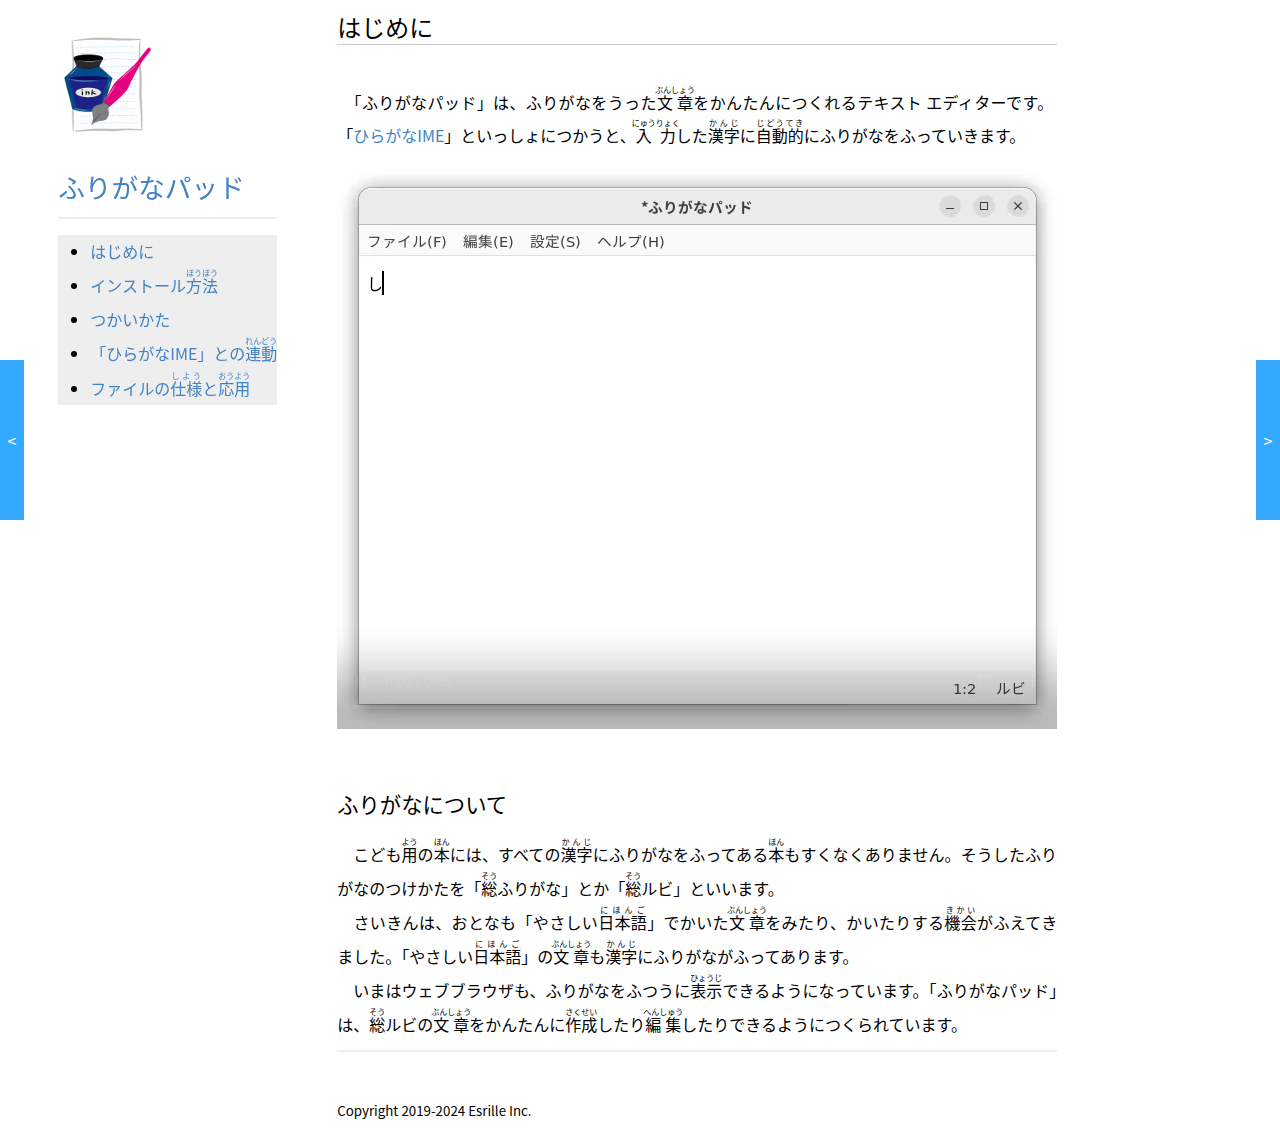
<file: docs/index.html>
<!doctype html>
<html lang='ja'>
<head>
<meta charset='UTF-8'>
<meta name='viewport' content='width=device-width, maximum-scale=1.0, user-scalable=yes'>
<title>はじめに ― ふりがなパッド</title>
<link href='icon.png' rel='icon'>
<link rel='stylesheet' type='text/css' href='default.css'>
<meta content='はじめに' name='description'>
<meta content='https://esrille.github.io/furiganapad/index.html' property='og:url'>
<meta content='はじめに ― ふりがなパッド' property='og:title'>
<meta content='はじめに' property='og:description'>
<meta content='https://esrille.github.io/ibus-hiragana/screenshot.png' property='og:image'>
<meta content='product' property='og:type'>
<meta content='summary_large_image' name='twitter:card'>
<meta content='@esrille' name='twitter:creator'>
<style>
aside a:hover {
  text-decoration: none;
}
.title {
  font-size: 20pt;
}
</style>
</head>
<body>
<div id='sidebar'>
<aside>
<a class='title' href='https://github.com/esrille/furiganapad'><img alt="アイコン" src="icon.png"><br>
ふりがなパッド</a>
<hr>
<ul>
<li><a href='index.html'>はじめに</a>
<li><a href='install.html'>インストール<ruby>方法<rp>(</rp><rt>ほうほう</rt><rp>)</rp></ruby></a>
<li><a href='usage.html'>つかいかた</a>
<li><a href='hiragana_ime.html'>「ひらがなIME」との<ruby>連動<rp>(</rp><rt>れんどう</rt><rp>)</rp></ruby></a>
<li><a href='specification.html'>ファイルの<ruby>仕様<rp>(</rp><rt>しよう</rt><rp>)</rp></ruby>と<ruby>応用<rp>(</rp><rt>おうよう</rt><rp>)</rp></ruby></a>
</ul>
<footer>
</footer>
</aside>
</div>
<main>
<h1>はじめに</h1>
<p>&#x3000;「ふりがなパッド」は、ふりがなをうった<ruby>文章<rp>(</rp><rt>ぶんしょう</rt><rp>)</rp></ruby>をかんたんにつくれるテキスト エディターです。「<a href="https://github.com/esrille/ibus-hiragana">ひらがなIME</a>」といっしょにつかうと、<ruby>入力<rp>(</rp><rt>にゅうりょく</rt><rp>)</rp></ruby>した<ruby>漢字<rp>(</rp><rt>かんじ</rt><rp>)</rp></ruby>に<ruby>自動的<rp>(</rp><rt>じどうてき</rt><rp>)</rp></ruby>にふりがなをふっていきます。</p>
<video controls autoplay muted playsinline>
<source src='screenshot.webm' type='video/webm'>
スクリーン ショット
</video>

<h2>ふりがなについて</h2>
<p>&#x3000;こども<ruby>用<rp>(</rp><rt>よう</rt><rp>)</rp></ruby>の<ruby>本<rp>(</rp><rt>ほん</rt><rp>)</rp></ruby>には、すべての<ruby>漢字<rp>(</rp><rt>かんじ</rt><rp>)</rp></ruby>にふりがなをふってある<ruby>本<rp>(</rp><rt>ほん</rt><rp>)</rp></ruby>もすくなくありません。そうしたふりがなのつけかたを「<ruby>総<rp>(</rp><rt>そう</rt><rp>)</rp></ruby>ふりがな」とか「<ruby>総<rp>(</rp><rt>そう</rt><rp>)</rp></ruby>ルビ」といいます。</p>
<p>&#x3000;さいきんは、おとなも「やさしい<ruby>日本語<rp>(</rp><rt>にほんご</rt><rp>)</rp></ruby>」でかいた<ruby>文章<rp>(</rp><rt>ぶんしょう</rt><rp>)</rp></ruby>をみたり、かいたりする<ruby>機会<rp>(</rp><rt>きかい</rt><rp>)</rp></ruby>がふえてきました。「やさしい<ruby>日本語<rp>(</rp><rt>にほんご</rt><rp>)</rp></ruby>」の<ruby>文章<rp>(</rp><rt>ぶんしょう</rt><rp>)</rp></ruby>も<ruby>漢字<rp>(</rp><rt>かんじ</rt><rp>)</rp></ruby>にふりがながふってあります。</p>
<p>&#x3000;いまはウェブブラウザも、ふりがなをふつうに<ruby>表示<rp>(</rp><rt>ひょうじ</rt><rp>)</rp></ruby>できるようになっています。「ふりがなパッド」は、<ruby>総<rp>(</rp><rt>そう</rt><rp>)</rp></ruby>ルビの<ruby>文章<rp>(</rp><rt>ぶんしょう</rt><rp>)</rp></ruby>をかんたんに<ruby>作成<rp>(</rp><rt>さくせい</rt><rp>)</rp></ruby>したり<ruby>編集<rp>(</rp><rt>へんしゅう</rt><rp>)</rp></ruby>したりできるようにつくられています。</p>
<hr>
<p><br><small>Copyright 2019-2024 Esrille Inc. </small></p>
</main>
<nav>
<a href=specification.html id='nav-prev'><div>&lt;</div></a>
<a href=install.html id='nav-next'><div>&gt;</div></a>
</nav>
</body>
</html>
</file>
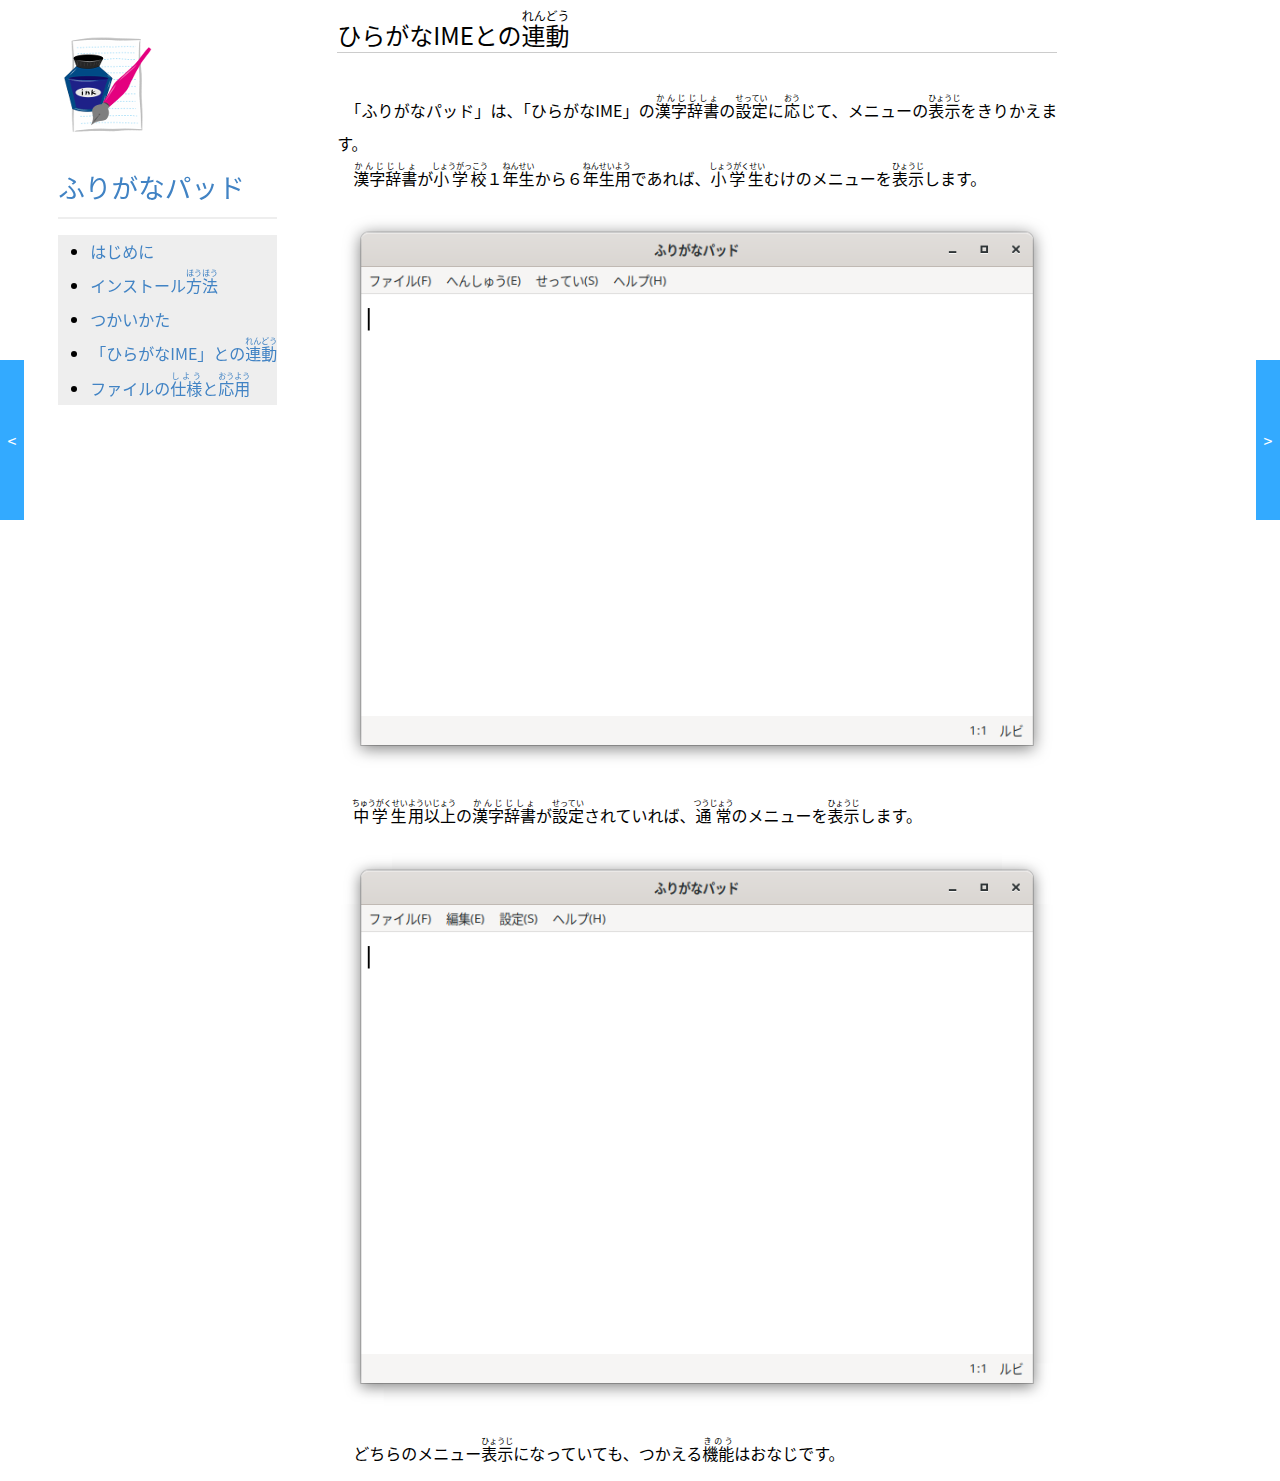
<file: docs/hiragana_ime.html>
<!doctype html>
<html lang='ja'>
<head>
<meta charset='UTF-8'>
<meta name='viewport' content='width=device-width, maximum-scale=1.0, user-scalable=yes'>
<title>ひらがなIMEとの連動 ― ふりがなパッド</title>
<link href='icon.png' rel='icon'>
<link rel='stylesheet' type='text/css' href='default.css'>
<meta content='ひらがなIMEとの連動' name='description'>
<meta content='https://esrille.github.io/furiganapad/hiragana_ime.html' property='og:url'>
<meta content='ひらがなIMEとの連動 ― ふりがなパッド' property='og:title'>
<meta content='ひらがなIMEとの連動' property='og:description'>
<meta content='https://esrille.github.io/ibus-hiragana/screenshot.png' property='og:image'>
<meta content='product' property='og:type'>
<meta content='summary_large_image' name='twitter:card'>
<meta content='@esrille' name='twitter:creator'>
<style>
aside a:hover {
  text-decoration: none;
}
.title {
  font-size: 20pt;
}
</style>
</head>
<body>
<div id='sidebar'>
<aside>
<a class='title' href='https://github.com/esrille/furiganapad'><img alt="アイコン" src="icon.png"><br>
ふりがなパッド</a>
<hr>
<ul>
<li><a href='index.html'>はじめに</a>
<li><a href='install.html'>インストール<ruby>方法<rp>(</rp><rt>ほうほう</rt><rp>)</rp></ruby></a>
<li><a href='usage.html'>つかいかた</a>
<li><a href='hiragana_ime.html'>「ひらがなIME」との<ruby>連動<rp>(</rp><rt>れんどう</rt><rp>)</rp></ruby></a>
<li><a href='specification.html'>ファイルの<ruby>仕様<rp>(</rp><rt>しよう</rt><rp>)</rp></ruby>と<ruby>応用<rp>(</rp><rt>おうよう</rt><rp>)</rp></ruby></a>
</ul>
<footer>
</footer>
</aside>
</div>
<main>
<h1>ひらがなIMEとの<ruby>連動<rp>(</rp><rt>れんどう</rt><rp>)</rp></ruby></h1>
<p>&#x3000;「ふりがなパッド」は、「ひらがなIME」の<ruby>漢字<rp>(</rp><rt>かんじ</rt><rp>)</rp></ruby><ruby>辞書<rp>(</rp><rt>じしょ</rt><rp>)</rp></ruby>の<ruby>設定<rp>(</rp><rt>せってい</rt><rp>)</rp></ruby>に<ruby>応<rp>(</rp><rt>おう</rt><rp>)</rp></ruby>じて、メニューの<ruby>表示<rp>(</rp><rt>ひょうじ</rt><rp>)</rp></ruby>をきりかえます。</p>
<p>&#x3000;<ruby>漢字<rp>(</rp><rt>かんじ</rt><rp>)</rp></ruby><ruby>辞書<rp>(</rp><rt>じしょ</rt><rp>)</rp></ruby>が<ruby>小学校<rp>(</rp><rt>しょうがっこう</rt><rp>)</rp></ruby>１<ruby>年生<rp>(</rp><rt>ねんせい</rt><rp>)</rp></ruby>から６<ruby>年生<rp>(</rp><rt>ねんせい</rt><rp>)</rp></ruby><ruby>用<rp>(</rp><rt>よう</rt><rp>)</rp></ruby>であれば、<ruby>小学生<rp>(</rp><rt>しょうがくせい</rt><rp>)</rp></ruby>むけのメニューを<ruby>表示<rp>(</rp><rt>ひょうじ</rt><rp>)</rp></ruby>します。</p>
<p><img alt="&lt;ruby&gt;小学生&lt;rp&gt;(&lt;/rp&gt;&lt;rt&gt;しょうがくせい&lt;/rt&gt;&lt;rp&gt;)&lt;/rp&gt;&lt;/ruby&gt;むけメニュー" src="school.png"></p>
<p>&#x3000;<ruby>中学生<rp>(</rp><rt>ちゅうがくせい</rt><rp>)</rp></ruby><ruby>用<rp>(</rp><rt>よう</rt><rp>)</rp></ruby><ruby>以上<rp>(</rp><rt>いじょう</rt><rp>)</rp></ruby>の<ruby>漢字<rp>(</rp><rt>かんじ</rt><rp>)</rp></ruby><ruby>辞書<rp>(</rp><rt>じしょ</rt><rp>)</rp></ruby>が<ruby>設定<rp>(</rp><rt>せってい</rt><rp>)</rp></ruby>されていれば、<ruby>通常<rp>(</rp><rt>つうじょう</rt><rp>)</rp></ruby>のメニューを<ruby>表示<rp>(</rp><rt>ひょうじ</rt><rp>)</rp></ruby>します。</p>
<p><img alt="&lt;ruby&gt;標準&lt;rp&gt;(&lt;/rp&gt;&lt;rt&gt;ひょうじゅん&lt;/rt&gt;&lt;rp&gt;)&lt;/rp&gt;&lt;/ruby&gt;メニュー" src="normal.png"></p>
<p>&#x3000;どちらのメニュー<ruby>表示<rp>(</rp><rt>ひょうじ</rt><rp>)</rp></ruby>になっていても、つかえる<ruby>機能<rp>(</rp><rt>きのう</rt><rp>)</rp></ruby>はおなじです。</p>
</main>
<nav>
<a href=usage.html id='nav-prev'><div>&lt;</div></a>
<a href=specification.html id='nav-next'><div>&gt;</div></a>
</nav>
</body>
</html>
</file>
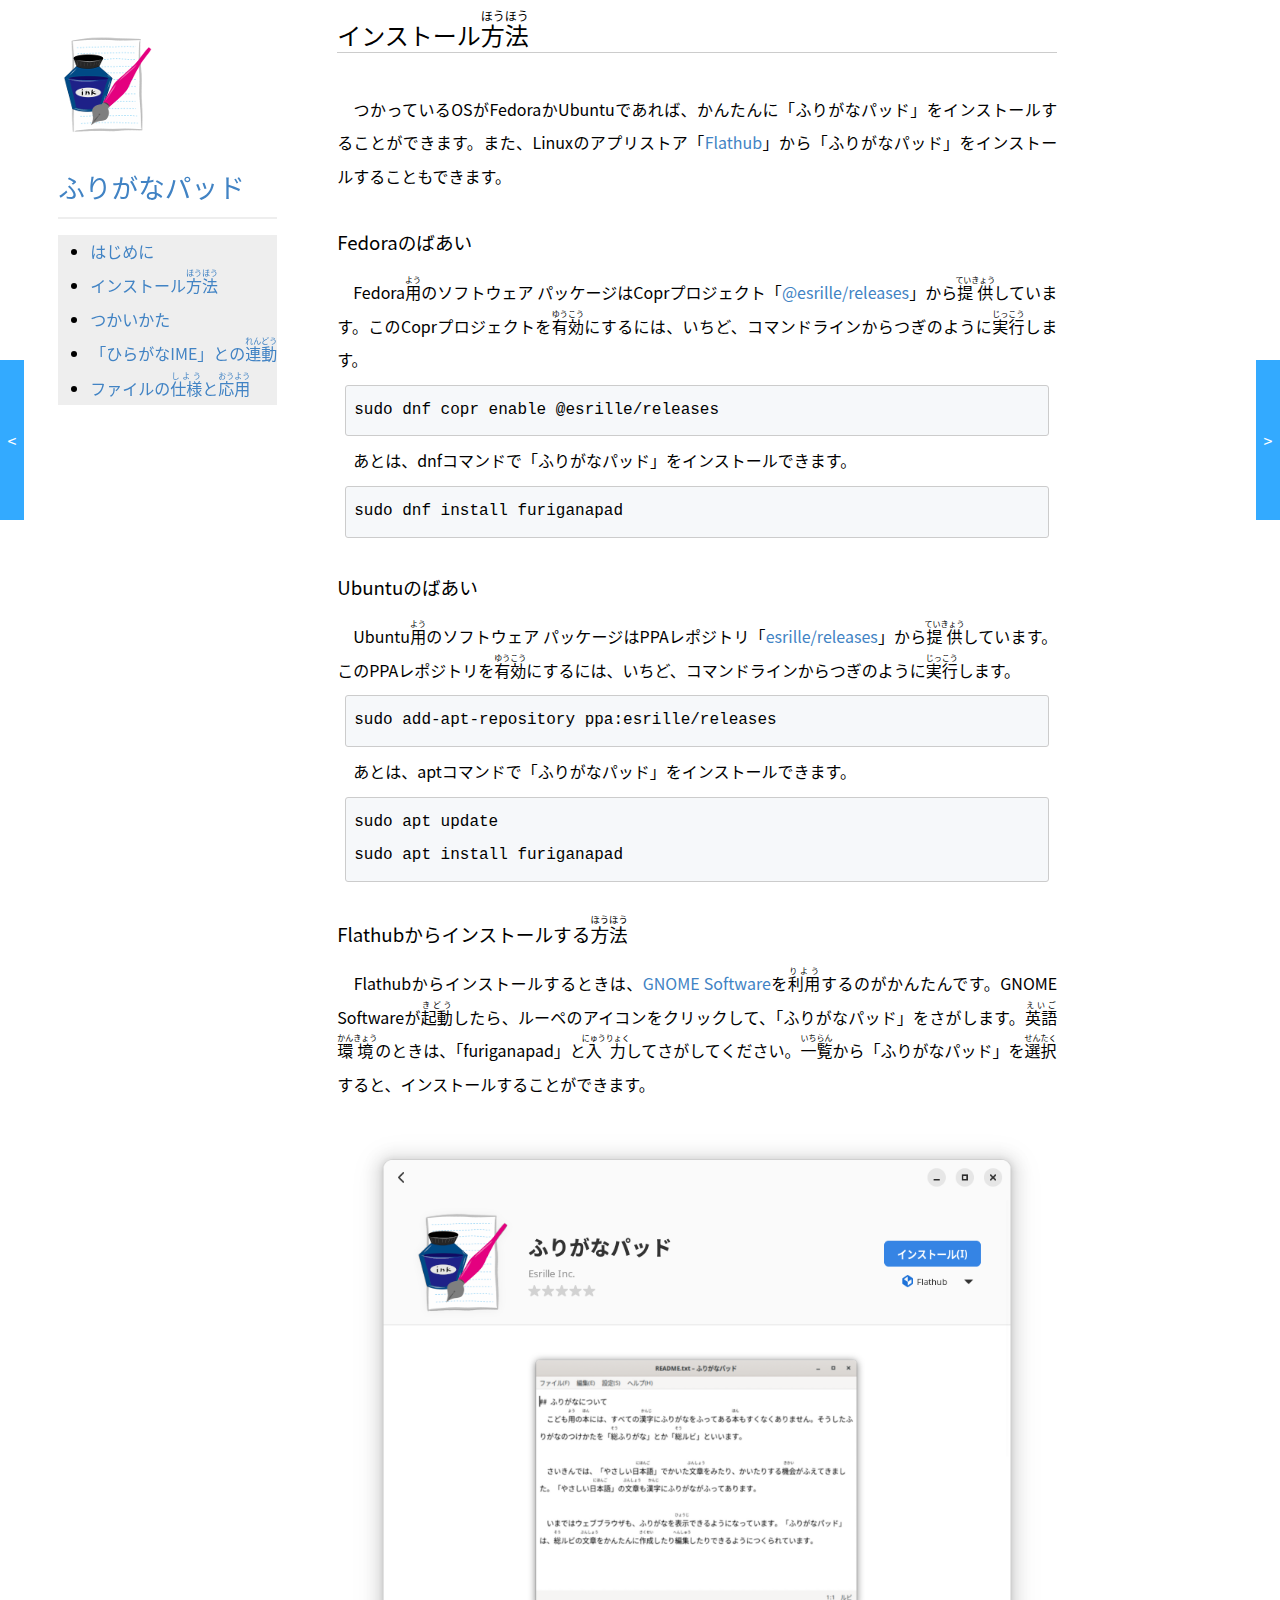
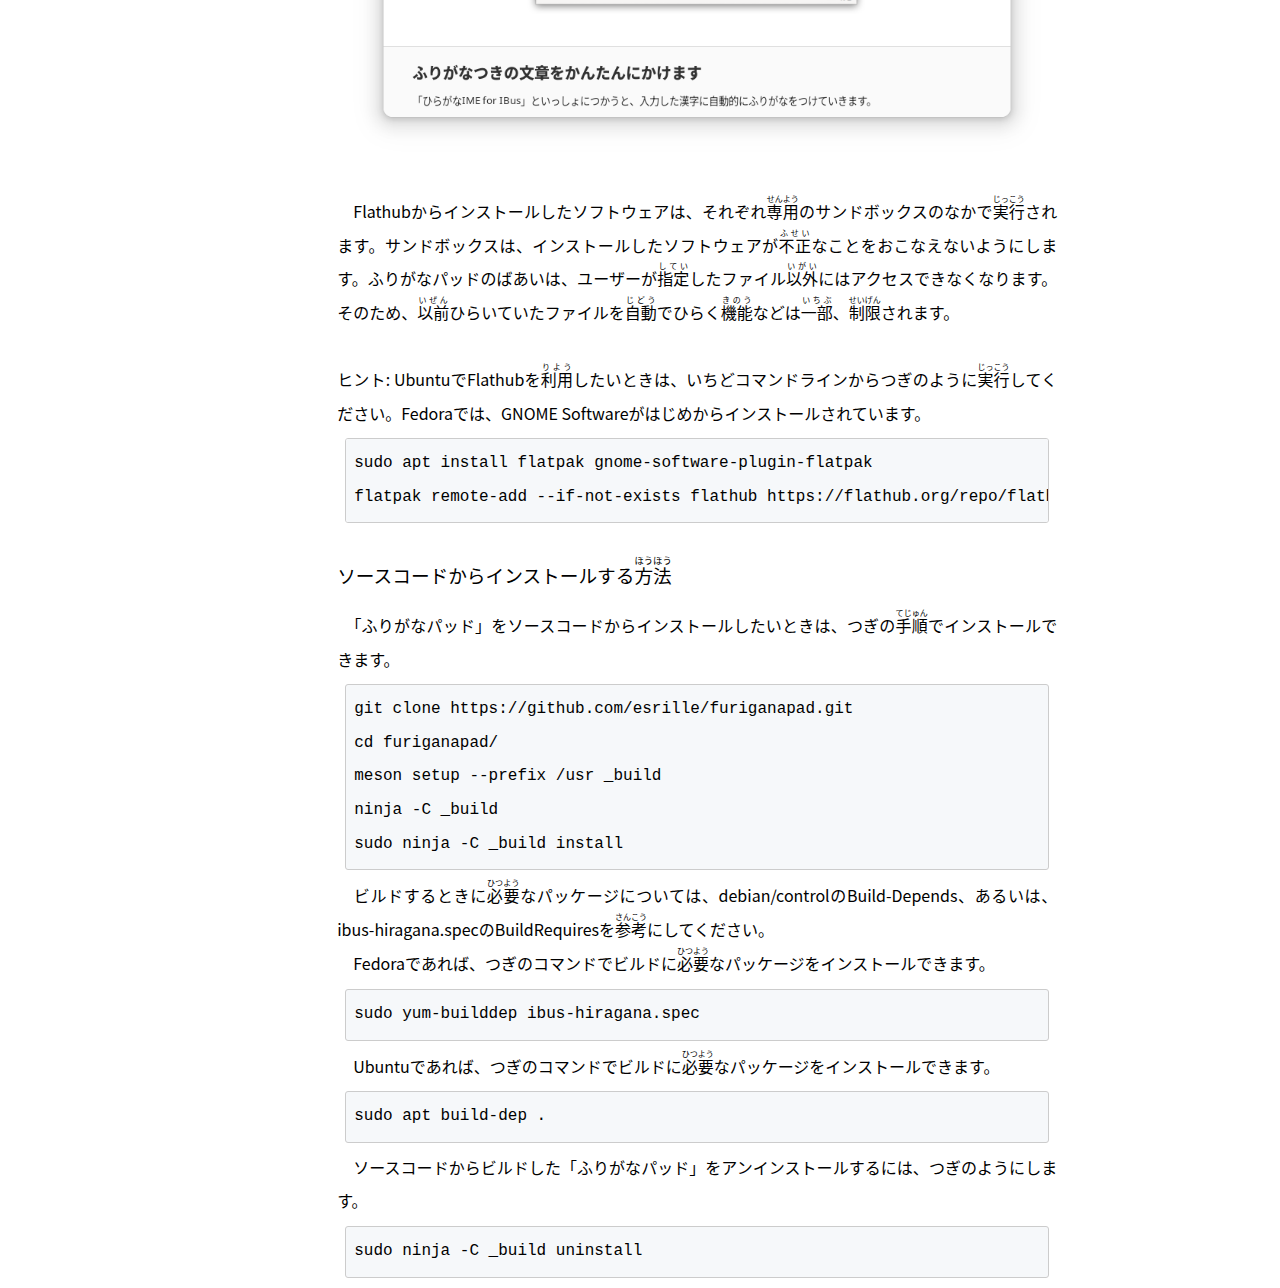
<file: docs/install.html>
<!doctype html>
<html lang='ja'>
<head>
<meta charset='UTF-8'>
<meta name='viewport' content='width=device-width, maximum-scale=1.0, user-scalable=yes'>
<title>インストール方法 ― ふりがなパッド</title>
<link href='icon.png' rel='icon'>
<link rel='stylesheet' type='text/css' href='default.css'>
<meta content='インストール方法' name='description'>
<meta content='https://esrille.github.io/furiganapad/install.html' property='og:url'>
<meta content='インストール方法 ― ふりがなパッド' property='og:title'>
<meta content='インストール方法' property='og:description'>
<meta content='https://esrille.github.io/ibus-hiragana/screenshot.png' property='og:image'>
<meta content='product' property='og:type'>
<meta content='summary_large_image' name='twitter:card'>
<meta content='@esrille' name='twitter:creator'>
<style>
aside a:hover {
  text-decoration: none;
}
.title {
  font-size: 20pt;
}
</style>
</head>
<body>
<div id='sidebar'>
<aside>
<a class='title' href='https://github.com/esrille/furiganapad'><img alt="アイコン" src="icon.png"><br>
ふりがなパッド</a>
<hr>
<ul>
<li><a href='index.html'>はじめに</a>
<li><a href='install.html'>インストール<ruby>方法<rp>(</rp><rt>ほうほう</rt><rp>)</rp></ruby></a>
<li><a href='usage.html'>つかいかた</a>
<li><a href='hiragana_ime.html'>「ひらがなIME」との<ruby>連動<rp>(</rp><rt>れんどう</rt><rp>)</rp></ruby></a>
<li><a href='specification.html'>ファイルの<ruby>仕様<rp>(</rp><rt>しよう</rt><rp>)</rp></ruby>と<ruby>応用<rp>(</rp><rt>おうよう</rt><rp>)</rp></ruby></a>
</ul>
<footer>
</footer>
</aside>
</div>
<main>
<h1>インストール<ruby>方法<rp>(</rp><rt>ほうほう</rt><rp>)</rp></ruby></h1>
<p>&#x3000;つかっているOSがFedoraかUbuntuであれば、かんたんに「ふりがなパッド」をインストールすることができます。また、Linuxのアプリストア「<a href="https://flathub.org/ja">Flathub</a>」から「ふりがなパッド」をインストールすることもできます。</p>
<h3>Fedoraのばあい</h3>
<p>&#x3000;Fedora<ruby>用<rp>(</rp><rt>よう</rt><rp>)</rp></ruby>のソフトウェア パッケージはCoprプロジェクト「<a href="https://copr.fedorainfracloud.org/coprs/g/esrille/releases/">@esrille/releases</a>」から<ruby>提供<rp>(</rp><rt>ていきょう</rt><rp>)</rp></ruby>しています。このCoprプロジェクトを<ruby>有効<rp>(</rp><rt>ゆうこう</rt><rp>)</rp></ruby>にするには、いちど、コマンドラインからつぎのように<ruby>実行<rp>(</rp><rt>じっこう</rt><rp>)</rp></ruby>します。</p>
<pre><code>sudo dnf copr enable @esrille/releases
</code></pre>
<p>&#x3000;あとは、dnfコマンドで「ふりがなパッド」をインストールできます。</p>
<pre><code>sudo dnf install furiganapad
</code></pre>
<h3>Ubuntuのばあい</h3>
<p>&#x3000;Ubuntu<ruby>用<rp>(</rp><rt>よう</rt><rp>)</rp></ruby>のソフトウェア パッケージはPPAレポジトリ「<a href="https://launchpad.net/~esrille/+archive/ubuntu/releases">esrille/releases</a>」から<ruby>提供<rp>(</rp><rt>ていきょう</rt><rp>)</rp></ruby>しています。このPPAレポジトリを<ruby>有効<rp>(</rp><rt>ゆうこう</rt><rp>)</rp></ruby>にするには、いちど、コマンドラインからつぎのように<ruby>実行<rp>(</rp><rt>じっこう</rt><rp>)</rp></ruby>します。</p>
<pre><code>sudo add-apt-repository ppa:esrille/releases
</code></pre>
<p>&#x3000;あとは、aptコマンドで「ふりがなパッド」をインストールできます。</p>
<pre><code>sudo apt update
sudo apt install furiganapad
</code></pre>
<h3>Flathubからインストールする<ruby>方法<rp>(</rp><rt>ほうほう</rt><rp>)</rp></ruby></h3>
<p>&#x3000;Flathubからインストールするときは、<a href="https://apps.gnome.org/Software/">GNOME Software</a>を<ruby>利用<rp>(</rp><rt>りよう</rt><rp>)</rp></ruby>するのがかんたんです。GNOME Softwareが<ruby>起動<rp>(</rp><rt>きどう</rt><rp>)</rp></ruby>したら、ルーペのアイコンをクリックして、「ふりがなパッド」をさがします。<ruby>英語<rp>(</rp><rt>えいご</rt><rp>)</rp></ruby><ruby>環境<rp>(</rp><rt>かんきょう</rt><rp>)</rp></ruby>のときは、「furiganapad」と<ruby>入力<rp>(</rp><rt>にゅうりょく</rt><rp>)</rp></ruby>してさがしてください。<ruby>一覧<rp>(</rp><rt>いちらん</rt><rp>)</rp></ruby>から「ふりがなパッド」を<ruby>選択<rp>(</rp><rt>せんたく</rt><rp>)</rp></ruby>すると、インストールすることができます。</p>
<p><img alt="GNOME Software" src="furiganapad.flathub.png"></p>
<p>&#x3000;Flathubからインストールしたソフトウェアは、それぞれ<ruby>専用<rp>(</rp><rt>せんよう</rt><rp>)</rp></ruby>のサンドボックスのなかで<ruby>実行<rp>(</rp><rt>じっこう</rt><rp>)</rp></ruby>されます。サンドボックスは、インストールしたソフトウェアが<ruby>不正<rp>(</rp><rt>ふせい</rt><rp>)</rp></ruby>なことをおこなえないようにします。ふりがなパッドのばあいは、ユーザーが<ruby>指定<rp>(</rp><rt>してい</rt><rp>)</rp></ruby>したファイル<ruby>以外<rp>(</rp><rt>いがい</rt><rp>)</rp></ruby>にはアクセスできなくなります。そのため、<ruby>以前<rp>(</rp><rt>いぜん</rt><rp>)</rp></ruby>ひらいていたファイルを<ruby>自動<rp>(</rp><rt>じどう</rt><rp>)</rp></ruby>でひらく<ruby>機能<rp>(</rp><rt>きのう</rt><rp>)</rp></ruby>などは<ruby>一部<rp>(</rp><rt>いちぶ</rt><rp>)</rp></ruby>、<ruby>制限<rp>(</rp><rt>せいげん</rt><rp>)</rp></ruby>されます。</p>
<p><br>
<strong>ヒント</strong>: UbuntuでFlathubを<ruby>利用<rp>(</rp><rt>りよう</rt><rp>)</rp></ruby>したいときは、いちどコマンドラインからつぎのように<ruby>実行<rp>(</rp><rt>じっこう</rt><rp>)</rp></ruby>してください。Fedoraでは、GNOME Softwareがはじめからインストールされています。</p>
<pre><code>sudo apt install flatpak gnome-software-plugin-flatpak
flatpak remote-add --if-not-exists flathub https://flathub.org/repo/flathub.flatpakrepo
</code></pre>
<h3>ソースコードからインストールする<ruby>方法<rp>(</rp><rt>ほうほう</rt><rp>)</rp></ruby></h3>
<p>&#x3000;「ふりがなパッド」をソースコードからインストールしたいときは、つぎの<ruby>手順<rp>(</rp><rt>てじゅん</rt><rp>)</rp></ruby>でインストールできます。</p>
<pre><code>git clone https://github.com/esrille/furiganapad.git
cd furiganapad/
meson setup --prefix /usr _build
ninja -C _build
sudo ninja -C _build install
</code></pre>
<p>&#x3000;ビルドするときに<ruby>必要<rp>(</rp><rt>ひつよう</rt><rp>)</rp></ruby>なパッケージについては、debian/controlのBuild-Depends、あるいは、ibus-hiragana.specのBuildRequiresを<ruby>参考<rp>(</rp><rt>さんこう</rt><rp>)</rp></ruby>にしてください。</p>
<p>&#x3000;Fedoraであれば、つぎのコマンドでビルドに<ruby>必要<rp>(</rp><rt>ひつよう</rt><rp>)</rp></ruby>なパッケージをインストールできます。</p>
<pre><code>sudo yum-builddep ibus-hiragana.spec
</code></pre>
<p>&#x3000;Ubuntuであれば、つぎのコマンドでビルドに<ruby>必要<rp>(</rp><rt>ひつよう</rt><rp>)</rp></ruby>なパッケージをインストールできます。</p>
<pre><code>sudo apt build-dep .
</code></pre>
<p>&#x3000;ソースコードからビルドした「ふりがなパッド」をアンインストールするには、つぎのようにします。</p>
<pre><code>sudo ninja -C _build uninstall
</code></pre>
</main>
<nav>
<a href=index.html id='nav-prev'><div>&lt;</div></a>
<a href=usage.html id='nav-next'><div>&gt;</div></a>
</nav>
</body>
</html>
</file>
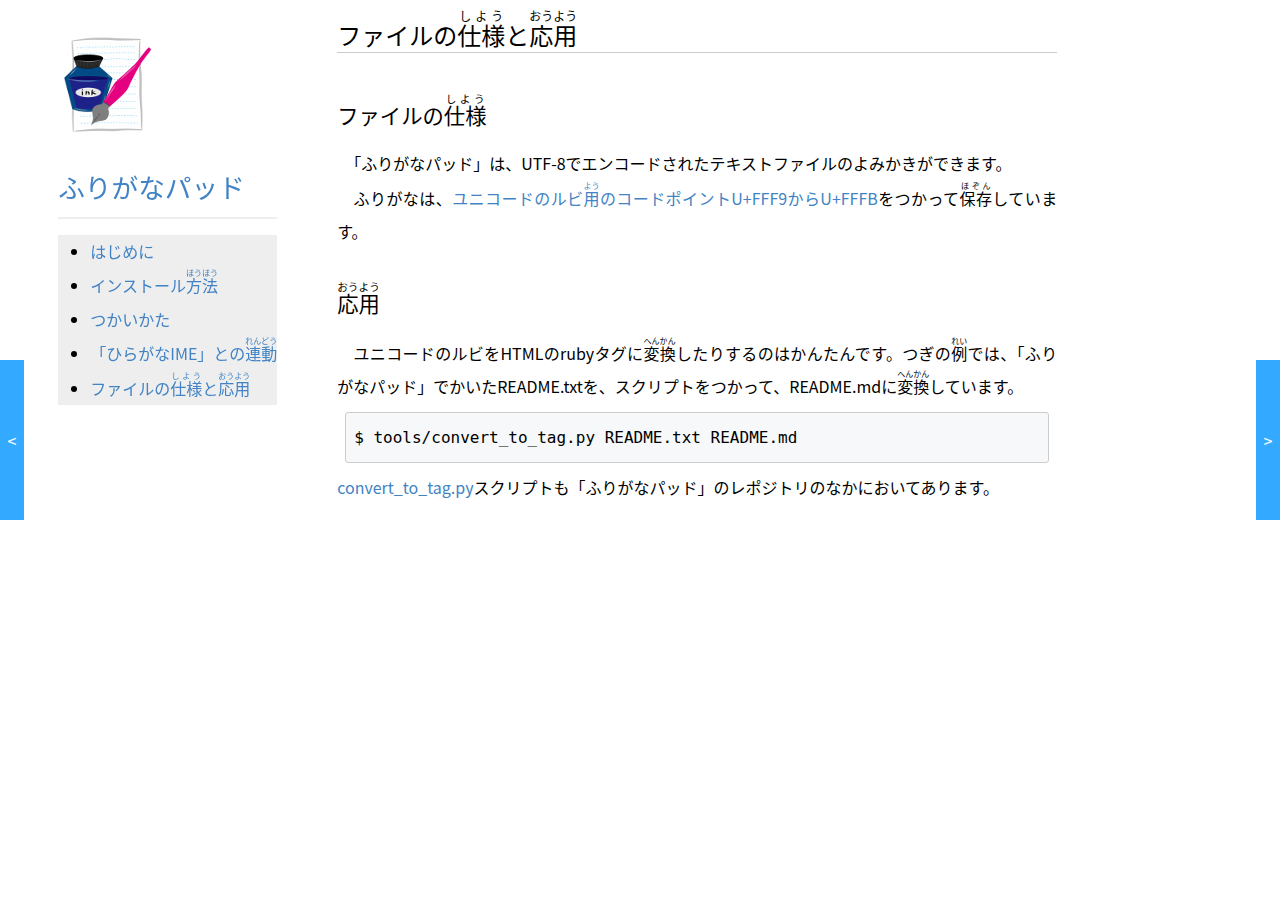
<file: docs/specification.html>
<!doctype html>
<html lang='ja'>
<head>
<meta charset='UTF-8'>
<meta name='viewport' content='width=device-width, maximum-scale=1.0, user-scalable=yes'>
<title>ファイルの仕様と応用 ― ふりがなパッド</title>
<link href='icon.png' rel='icon'>
<link rel='stylesheet' type='text/css' href='default.css'>
<meta content='ファイルの仕様と応用' name='description'>
<meta content='https://esrille.github.io/furiganapad/specification.html' property='og:url'>
<meta content='ファイルの仕様と応用 ― ふりがなパッド' property='og:title'>
<meta content='ファイルの仕様と応用' property='og:description'>
<meta content='https://esrille.github.io/ibus-hiragana/screenshot.png' property='og:image'>
<meta content='product' property='og:type'>
<meta content='summary_large_image' name='twitter:card'>
<meta content='@esrille' name='twitter:creator'>
<style>
aside a:hover {
  text-decoration: none;
}
.title {
  font-size: 20pt;
}
</style>
</head>
<body>
<div id='sidebar'>
<aside>
<a class='title' href='https://github.com/esrille/furiganapad'><img alt="アイコン" src="icon.png"><br>
ふりがなパッド</a>
<hr>
<ul>
<li><a href='index.html'>はじめに</a>
<li><a href='install.html'>インストール<ruby>方法<rp>(</rp><rt>ほうほう</rt><rp>)</rp></ruby></a>
<li><a href='usage.html'>つかいかた</a>
<li><a href='hiragana_ime.html'>「ひらがなIME」との<ruby>連動<rp>(</rp><rt>れんどう</rt><rp>)</rp></ruby></a>
<li><a href='specification.html'>ファイルの<ruby>仕様<rp>(</rp><rt>しよう</rt><rp>)</rp></ruby>と<ruby>応用<rp>(</rp><rt>おうよう</rt><rp>)</rp></ruby></a>
</ul>
<footer>
</footer>
</aside>
</div>
<main>
<h1>ファイルの<ruby>仕様<rp>(</rp><rt>しよう</rt><rp>)</rp></ruby>と<ruby>応用<rp>(</rp><rt>おうよう</rt><rp>)</rp></ruby></h1>
<h2>ファイルの<ruby>仕様<rp>(</rp><rt>しよう</rt><rp>)</rp></ruby></h2>
<p>&#x3000;「ふりがなパッド」は、UTF-8でエンコードされたテキストファイルのよみかきができます。</p>
<p>&#x3000;ふりがなは、<a href="https://www.unicode.org/charts/nameslist/n_FFF0.html">ユニコードのルビ<ruby>用<rp>(</rp><rt>よう</rt><rp>)</rp></ruby>のコードポイントU+FFF9からU+FFFB</a>をつかって<ruby>保存<rp>(</rp><rt>ほぞん</rt><rp>)</rp></ruby>しています。</p>
<h2><ruby>応用<rp>(</rp><rt>おうよう</rt><rp>)</rp></ruby></h2>
<p>&#x3000;ユニコードのルビをHTMLのrubyタグに<ruby>変換<rp>(</rp><rt>へんかん</rt><rp>)</rp></ruby>したりするのはかんたんです。つぎの<ruby>例<rp>(</rp><rt>れい</rt><rp>)</rp></ruby>では、「ふりがなパッド」でかいたREADME.txtを、スクリプトをつかって、README.mdに<ruby>変換<rp>(</rp><rt>へんかん</rt><rp>)</rp></ruby>しています。</p>
<pre><code>$ tools/convert_to_tag.py README.txt README.md
</code></pre>
<p><a href="https://github.com/esrille/furiganapad/blob/master/tools/convert_to_tag.py">convert_to_tag.py</a>スクリプトも「ふりがなパッド」のレポジトリのなかにおいてあります。</p>
</main>
<nav>
<a href=hiragana_ime.html id='nav-prev'><div>&lt;</div></a>
<a href=index.html id='nav-next'><div>&gt;</div></a>
</nav>
</body>
</html>
</file>
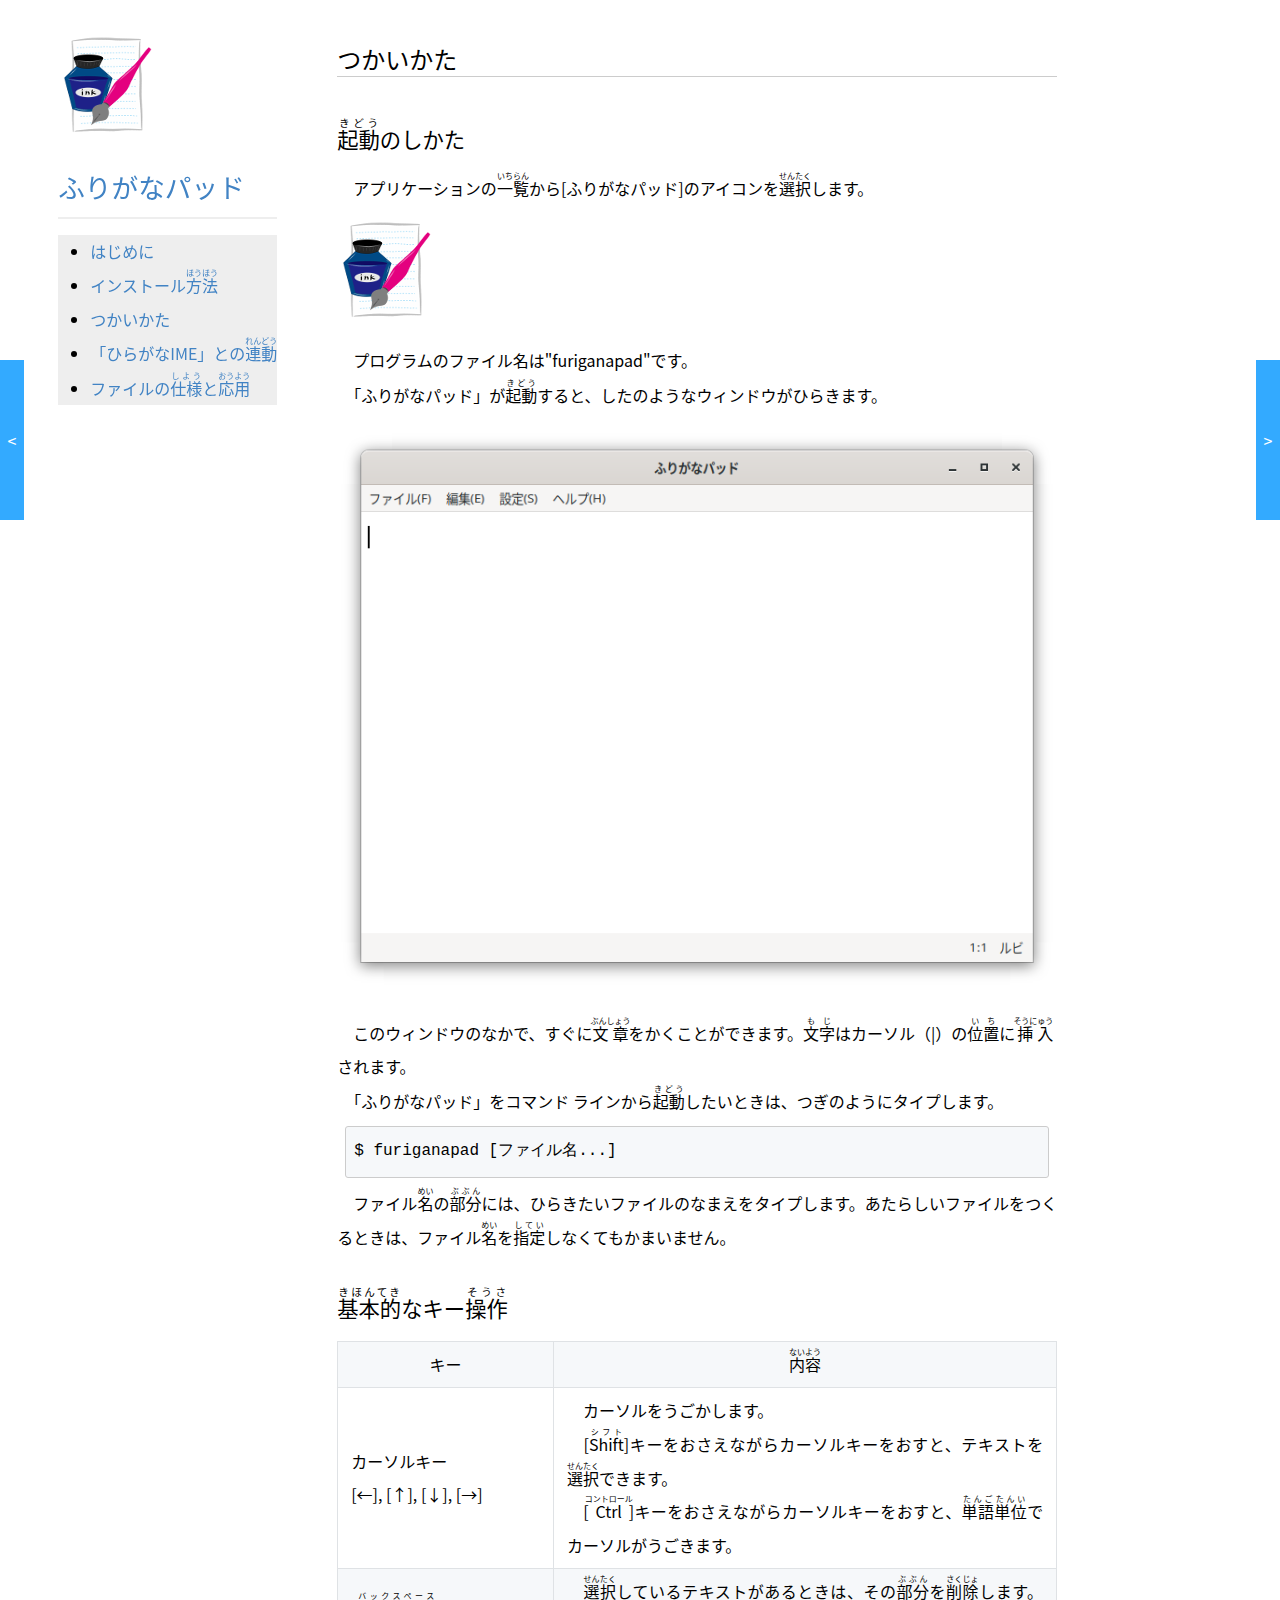
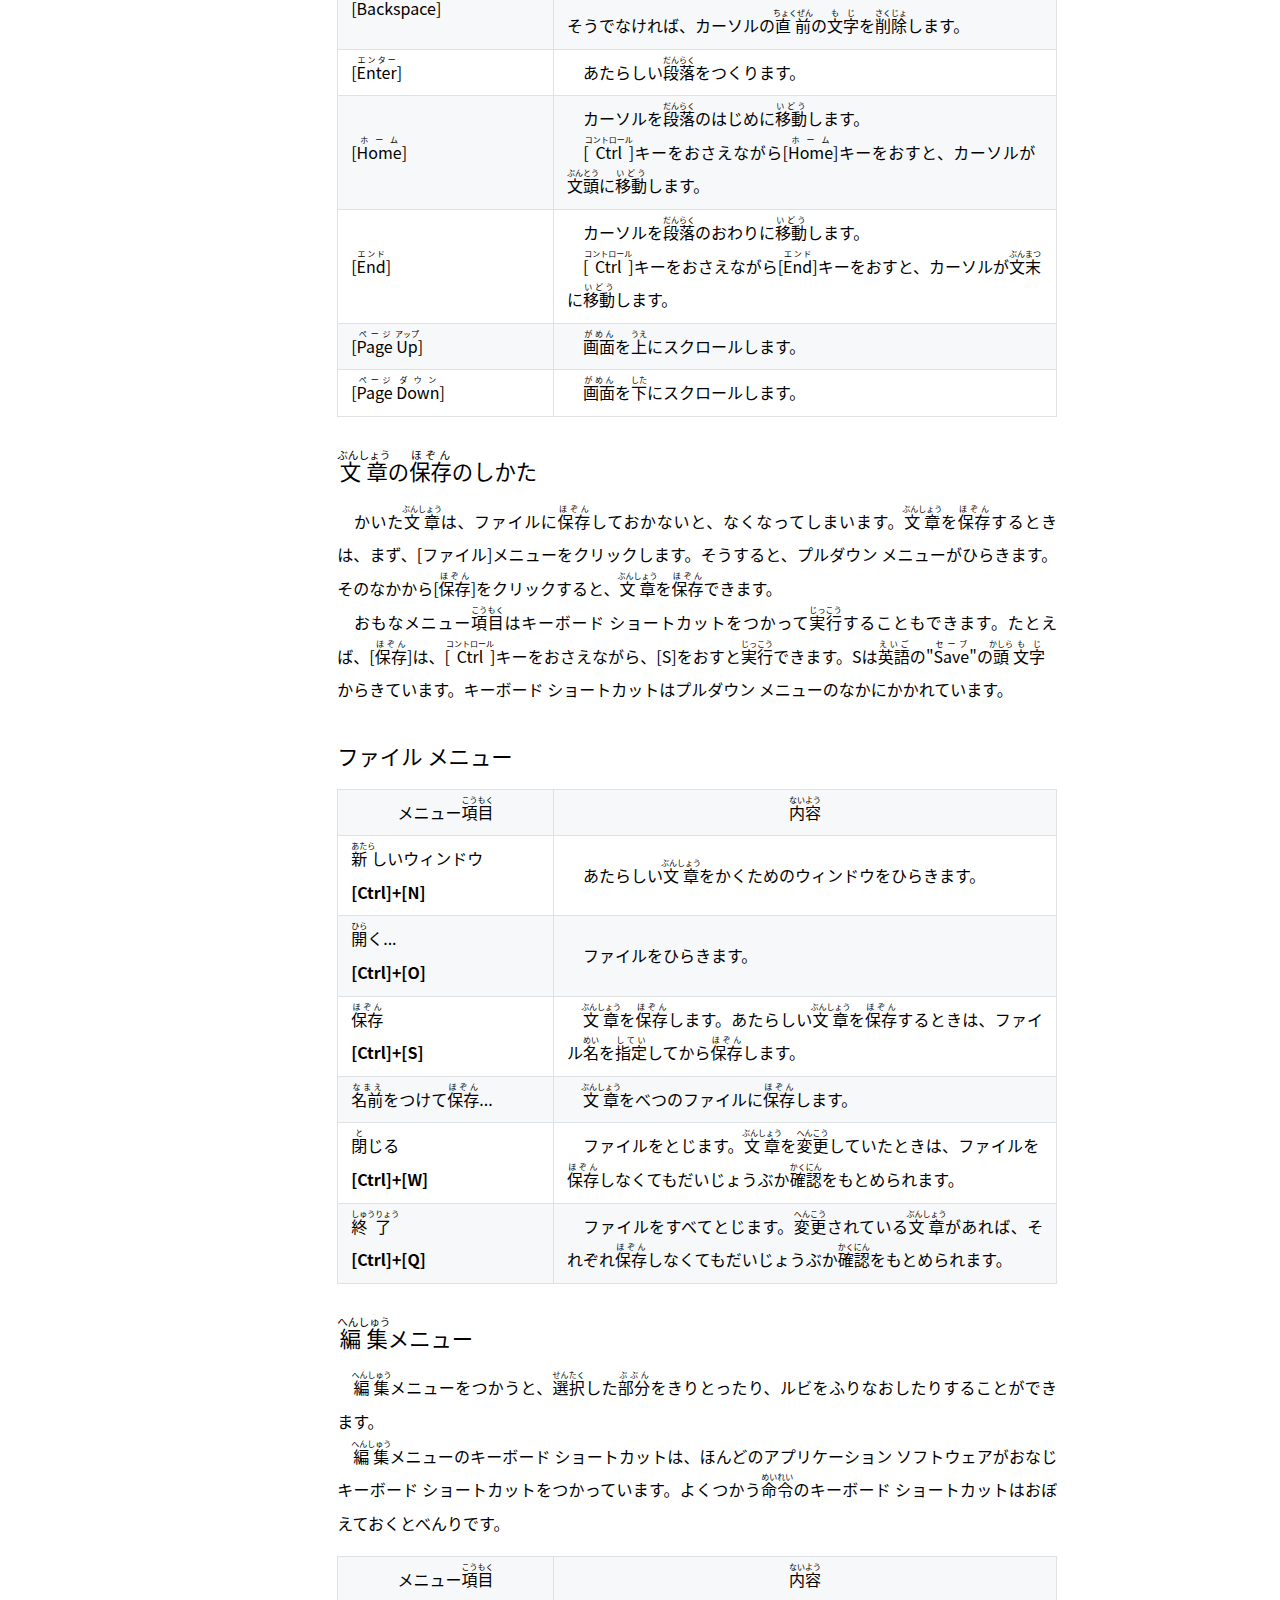
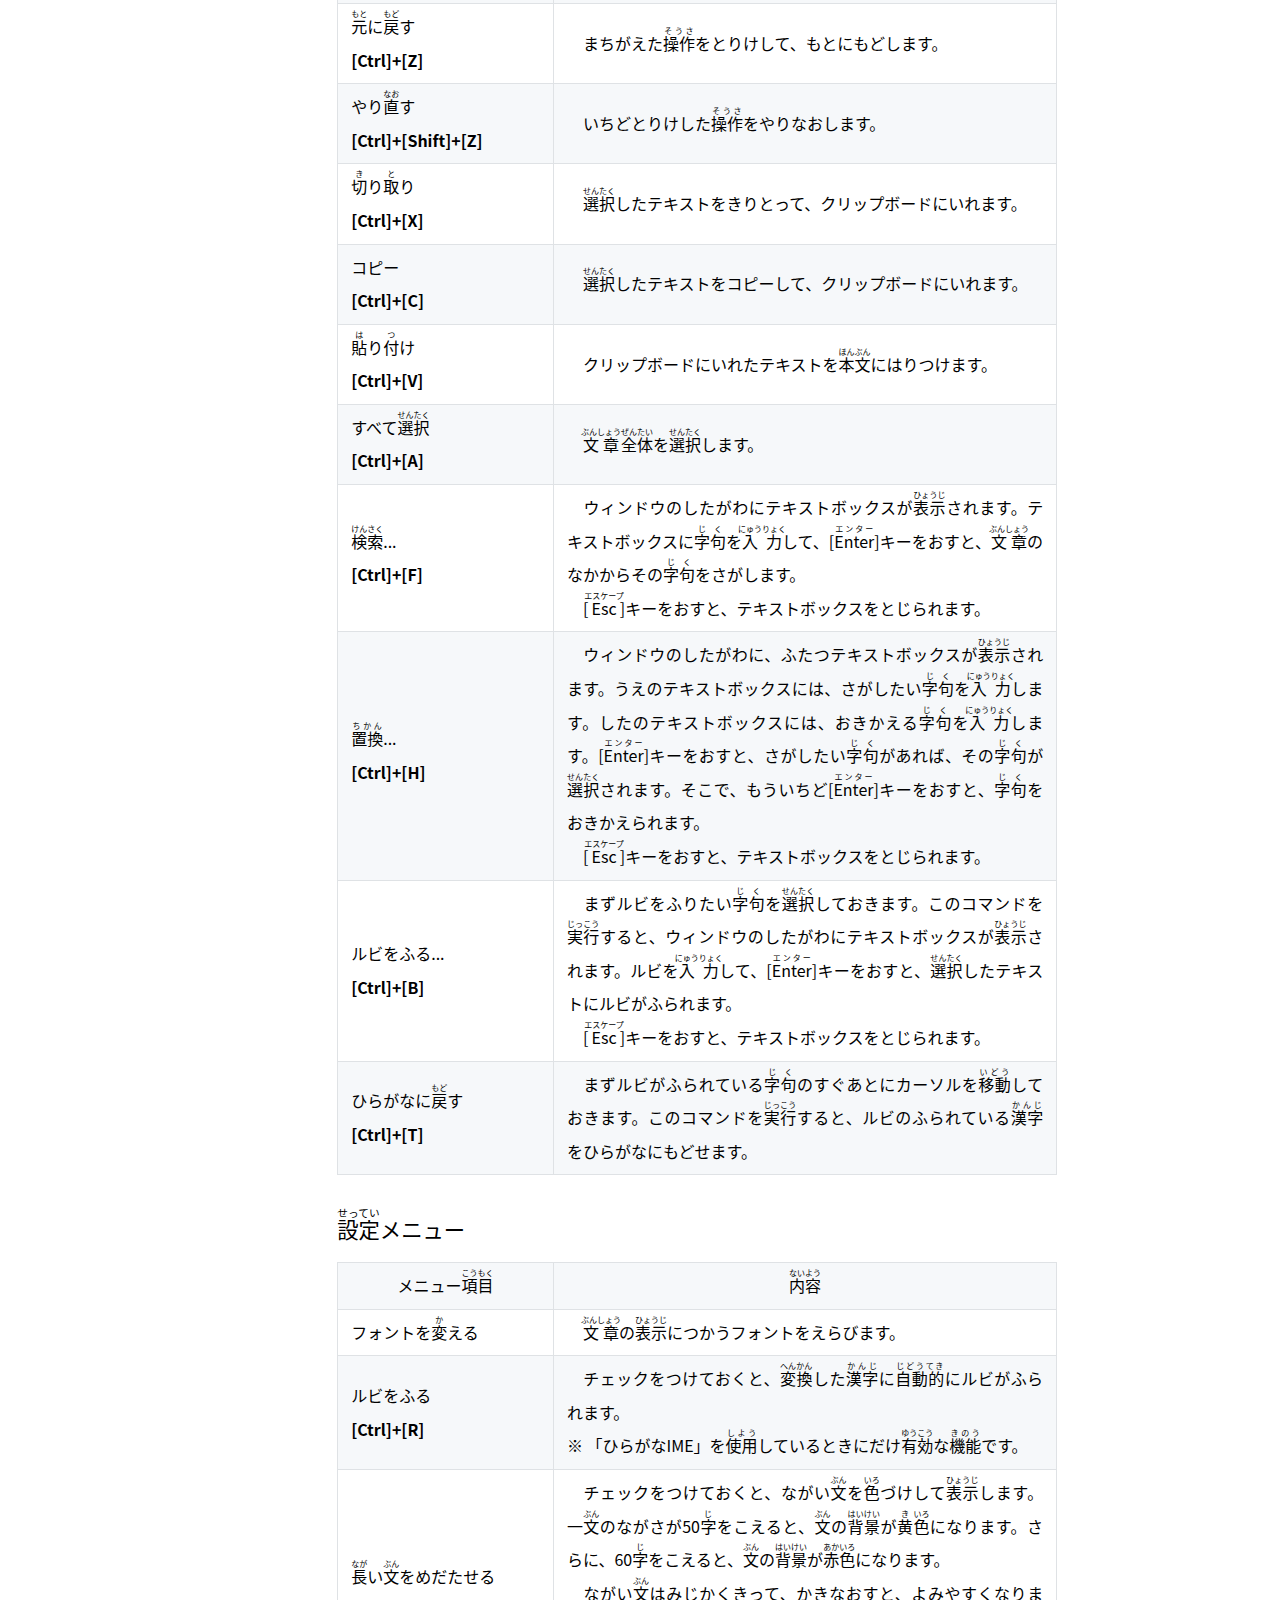
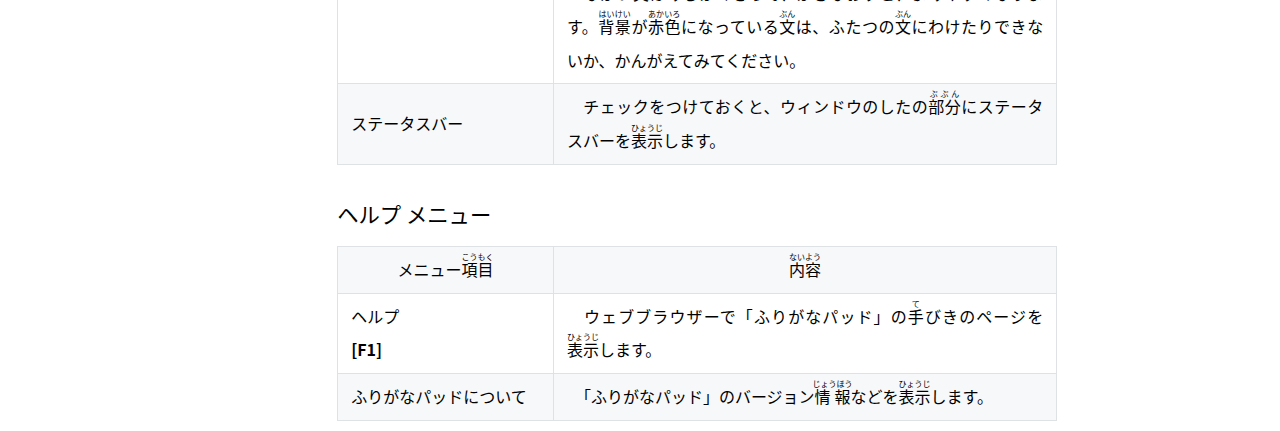
<file: docs/usage.html>
<!doctype html>
<html lang='ja'>
<head>
<meta charset='UTF-8'>
<meta name='viewport' content='width=device-width, maximum-scale=1.0, user-scalable=yes'>
<title>つかいかた ― ふりがなパッド</title>
<link href='icon.png' rel='icon'>
<link rel='stylesheet' type='text/css' href='default.css'>
<meta content='つかいかた' name='description'>
<meta content='https://esrille.github.io/furiganapad/usage.html' property='og:url'>
<meta content='つかいかた ― ふりがなパッド' property='og:title'>
<meta content='つかいかた' property='og:description'>
<meta content='https://esrille.github.io/ibus-hiragana/screenshot.png' property='og:image'>
<meta content='product' property='og:type'>
<meta content='summary_large_image' name='twitter:card'>
<meta content='@esrille' name='twitter:creator'>
<style>
aside a:hover {
  text-decoration: none;
}
.title {
  font-size: 20pt;
}
</style>
</head>
<body>
<div id='sidebar'>
<aside>
<a class='title' href='https://github.com/esrille/furiganapad'><img alt="アイコン" src="icon.png"><br>
ふりがなパッド</a>
<hr>
<ul>
<li><a href='index.html'>はじめに</a>
<li><a href='install.html'>インストール<ruby>方法<rp>(</rp><rt>ほうほう</rt><rp>)</rp></ruby></a>
<li><a href='usage.html'>つかいかた</a>
<li><a href='hiragana_ime.html'>「ひらがなIME」との<ruby>連動<rp>(</rp><rt>れんどう</rt><rp>)</rp></ruby></a>
<li><a href='specification.html'>ファイルの<ruby>仕様<rp>(</rp><rt>しよう</rt><rp>)</rp></ruby>と<ruby>応用<rp>(</rp><rt>おうよう</rt><rp>)</rp></ruby></a>
</ul>
<footer>
</footer>
</aside>
</div>
<main>
<style>
thead tr th:first-child, tbody tr td:first-child {
  width: 30%;
}
</style>

<h1>つかいかた</h1>
<h2><ruby>起動<rp>(</rp><rt>きどう</rt><rp>)</rp></ruby>のしかた</h2>
<p>&#x3000;アプリケーションの<ruby>一覧<rp>(</rp><rt>いちらん</rt><rp>)</rp></ruby>から[ふりがなパッド]のアイコンを<ruby>選択<rp>(</rp><rt>せんたく</rt><rp>)</rp></ruby>します。</p>
<p><img alt="ペイントのアイコン" src="icon.png"></p>
<p>&#x3000;プログラムのファイル名は"furiganapad"です。</p>
<p>&#x3000;「ふりがなパッド」が<ruby>起動<rp>(</rp><rt>きどう</rt><rp>)</rp></ruby>すると、したのようなウィンドウがひらきます。</p>
<p><img alt="&lt;ruby&gt;起動&lt;rp&gt;(&lt;/rp&gt;&lt;rt&gt;きどう&lt;/rt&gt;&lt;rp&gt;)&lt;/rp&gt;&lt;/ruby&gt;&lt;ruby&gt;画面&lt;rp&gt;(&lt;/rp&gt;&lt;rt&gt;がめん&lt;/rt&gt;&lt;rp&gt;)&lt;/rp&gt;&lt;/ruby&gt;メニュー" src="normal.png"></p>
<p>&#x3000;このウィンドウのなかで、すぐに<ruby>文章<rp>(</rp><rt>ぶんしょう</rt><rp>)</rp></ruby>をかくことができます。<ruby>文字<rp>(</rp><rt>もじ</rt><rp>)</rp></ruby>はカーソル（|）の<ruby>位置<rp>(</rp><rt>いち</rt><rp>)</rp></ruby>に<ruby>挿入<rp>(</rp><rt>そうにゅう</rt><rp>)</rp></ruby>されます。</p>
<p>&#x3000;「ふりがなパッド」をコマンド ラインから<ruby>起動<rp>(</rp><rt>きどう</rt><rp>)</rp></ruby>したいときは、つぎのようにタイプします。</p>
<pre><code>$ furiganapad [ファイル名...]
</code></pre>
<p>&#x3000;ファイル<ruby>名<rp>(</rp><rt>めい</rt><rp>)</rp></ruby>の<ruby>部分<rp>(</rp><rt>ぶぶん</rt><rp>)</rp></ruby>には、ひらきたいファイルのなまえをタイプします。あたらしいファイルをつくるときは、ファイル<ruby>名<rp>(</rp><rt>めい</rt><rp>)</rp></ruby>を<ruby>指定<rp>(</rp><rt>してい</rt><rp>)</rp></ruby>しなくてもかまいません。</p>
<h2><ruby>基本的<rp>(</rp><rt>きほんてき</rt><rp>)</rp></ruby>なキー<ruby>操作<rp>(</rp><rt>そうさ</rt><rp>)</rp></ruby></h2>
<table>
<thead>
<tr>
<th>キー</th>
<th><ruby>内容<rp>(</rp><rt>ないよう</rt><rp>)</rp></ruby></th>
</tr>
</thead>
<tbody>
<tr>
<td>カーソルキー<br>[←], [↑], [↓], [→]</td>
<td>&#x3000;カーソルをうごかします。<br>&#x3000;[<ruby>Shift<rp>(</rp><rt>シフト</rt><rp>)</rp></ruby>]キーをおさえながらカーソルキーをおすと、テキストを<ruby>選択<rp>(</rp><rt>せんたく</rt><rp>)</rp></ruby>できます。<br>&#x3000;[<ruby>Ctrl<rp>(</rp><rt>コントロール</rt><rp>)</rp></ruby>]キーをおさえながらカーソルキーをおすと、<ruby>単語<rp>(</rp><rt>たんご</rt><rp>)</rp></ruby><ruby>単位<rp>(</rp><rt>たんい</rt><rp>)</rp></ruby>でカーソルがうごきます。</td>
</tr>
<tr>
<td>[<ruby>Backspace<rp>(</rp><rt>バックスペース</rt><rp>)</rp></ruby>]</td>
<td>&#x3000;<ruby>選択<rp>(</rp><rt>せんたく</rt><rp>)</rp></ruby>しているテキストがあるときは、その<ruby>部分<rp>(</rp><rt>ぶぶん</rt><rp>)</rp></ruby>を<ruby>削除<rp>(</rp><rt>さくじょ</rt><rp>)</rp></ruby>します。そうでなければ、カーソルの<ruby>直前<rp>(</rp><rt>ちょくぜん</rt><rp>)</rp></ruby>の<ruby>文字<rp>(</rp><rt>もじ</rt><rp>)</rp></ruby>を<ruby>削除<rp>(</rp><rt>さくじょ</rt><rp>)</rp></ruby>します。</td>
</tr>
<tr>
<td>[<ruby>Enter<rp>(</rp><rt>エンター</rt><rp>)</rp></ruby>]</td>
<td>&#x3000;あたらしい<ruby>段落<rp>(</rp><rt>だんらく</rt><rp>)</rp></ruby>をつくります。</td>
</tr>
<tr>
<td>[<ruby>Home<rp>(</rp><rt>ホーム</rt><rp>)</rp></ruby>]</td>
<td>&#x3000;カーソルを<ruby>段落<rp>(</rp><rt>だんらく</rt><rp>)</rp></ruby>のはじめに<ruby>移動<rp>(</rp><rt>いどう</rt><rp>)</rp></ruby>します。<br>&#x3000;[<ruby>Ctrl<rp>(</rp><rt>コントロール</rt><rp>)</rp></ruby>]キーをおさえながら[<ruby>Home<rp>(</rp><rt>ホーム</rt><rp>)</rp></ruby>]キーをおすと、カーソルが<ruby>文頭<rp>(</rp><rt>ぶんとう</rt><rp>)</rp></ruby>に<ruby>移動<rp>(</rp><rt>いどう</rt><rp>)</rp></ruby>します。</td>
</tr>
<tr>
<td>[<ruby>End<rp>(</rp><rt>エンド</rt><rp>)</rp></ruby>]</td>
<td>&#x3000;カーソルを<ruby>段落<rp>(</rp><rt>だんらく</rt><rp>)</rp></ruby>のおわりに<ruby>移動<rp>(</rp><rt>いどう</rt><rp>)</rp></ruby>します。<br>&#x3000;[<ruby>Ctrl<rp>(</rp><rt>コントロール</rt><rp>)</rp></ruby>]キーをおさえながら[<ruby>End<rp>(</rp><rt>エンド</rt><rp>)</rp></ruby>]キーをおすと、カーソルが<ruby>文末<rp>(</rp><rt>ぶんまつ</rt><rp>)</rp></ruby>に<ruby>移動<rp>(</rp><rt>いどう</rt><rp>)</rp></ruby>します。</td>
</tr>
<tr>
<td>[<ruby>Page<rp>(</rp><rt>ページ</rt><rp>)</rp></ruby> <ruby>Up<rp>(</rp><rt>アップ</rt><rp>)</rp></ruby>]</td>
<td>&#x3000;<ruby>画面<rp>(</rp><rt>がめん</rt><rp>)</rp></ruby>を<ruby>上<rp>(</rp><rt>うえ</rt><rp>)</rp></ruby>にスクロールします。</td>
</tr>
<tr>
<td>[<ruby>Page<rp>(</rp><rt>ページ</rt><rp>)</rp></ruby> <ruby>Down<rp>(</rp><rt>ダウン</rt><rp>)</rp></ruby>]</td>
<td>&#x3000;<ruby>画面<rp>(</rp><rt>がめん</rt><rp>)</rp></ruby>を<ruby>下<rp>(</rp><rt>した</rt><rp>)</rp></ruby>にスクロールします。</td>
</tr>
</tbody>
</table>
<h2><ruby>文章<rp>(</rp><rt>ぶんしょう</rt><rp>)</rp></ruby>の<ruby>保存<rp>(</rp><rt>ほぞん</rt><rp>)</rp></ruby>のしかた</h2>
<p>&#x3000;かいた<ruby>文章<rp>(</rp><rt>ぶんしょう</rt><rp>)</rp></ruby>は、ファイルに<ruby>保存<rp>(</rp><rt>ほぞん</rt><rp>)</rp></ruby>しておかないと、なくなってしまいます。<ruby>文章<rp>(</rp><rt>ぶんしょう</rt><rp>)</rp></ruby>を<ruby>保存<rp>(</rp><rt>ほぞん</rt><rp>)</rp></ruby>するときは、まず、[ファイル]メニューをクリックします。そうすると、プルダウン メニューがひらきます。そのなかから[<ruby>保存<rp>(</rp><rt>ほぞん</rt><rp>)</rp></ruby>]をクリックすると、<ruby>文章<rp>(</rp><rt>ぶんしょう</rt><rp>)</rp></ruby>を<ruby>保存<rp>(</rp><rt>ほぞん</rt><rp>)</rp></ruby>できます。</p>
<p>&#x3000;おもなメニュー<ruby>項目<rp>(</rp><rt>こうもく</rt><rp>)</rp></ruby>はキーボード ショートカットをつかって<ruby>実行<rp>(</rp><rt>じっこう</rt><rp>)</rp></ruby>することもできます。たとえば、[<ruby>保存<rp>(</rp><rt>ほぞん</rt><rp>)</rp></ruby>]は、[<ruby>Ctrl<rp>(</rp><rt>コントロール</rt><rp>)</rp></ruby>]キーをおさえながら、[S]をおすと<ruby>実行<rp>(</rp><rt>じっこう</rt><rp>)</rp></ruby>できます。Sは<ruby>英語<rp>(</rp><rt>えいご</rt><rp>)</rp></ruby>の"<ruby>Save<rp>(</rp><rt>セーブ</rt><rp>)</rp></ruby>"の<ruby>頭<rp>(</rp><rt>かしら</rt><rp>)</rp></ruby><ruby>文字<rp>(</rp><rt>もじ</rt><rp>)</rp></ruby>からきています。キーボード ショートカットはプルダウン メニューのなかにかかれています。</p>
<h2>ファイル メニュー</h2>
<table>
<thead>
<tr>
<th>メニュー<ruby>項目<rp>(</rp><rt>こうもく</rt><rp>)</rp></ruby></th>
<th><ruby>内容<rp>(</rp><rt>ないよう</rt><rp>)</rp></ruby></th>
</tr>
</thead>
<tbody>
<tr>
<td><ruby>新<rp>(</rp><rt>あたら</rt><rp>)</rp></ruby>しいウィンドウ<br><b>[Ctrl]+[N]</b></td>
<td>&#x3000;あたらしい<ruby>文章<rp>(</rp><rt>ぶんしょう</rt><rp>)</rp></ruby>をかくためのウィンドウをひらきます。</td>
</tr>
<tr>
<td><ruby>開<rp>(</rp><rt>ひら</rt><rp>)</rp></ruby>く...<br><b>[Ctrl]+[O]</b></td>
<td>&#x3000;ファイルをひらきます。</td>
</tr>
<tr>
<td><ruby>保存<rp>(</rp><rt>ほぞん</rt><rp>)</rp></ruby><br><b>[Ctrl]+[S]</b></td>
<td>&#x3000;<ruby>文章<rp>(</rp><rt>ぶんしょう</rt><rp>)</rp></ruby>を<ruby>保存<rp>(</rp><rt>ほぞん</rt><rp>)</rp></ruby>します。あたらしい<ruby>文章<rp>(</rp><rt>ぶんしょう</rt><rp>)</rp></ruby>を<ruby>保存<rp>(</rp><rt>ほぞん</rt><rp>)</rp></ruby>するときは、ファイル<ruby>名<rp>(</rp><rt>めい</rt><rp>)</rp></ruby>を<ruby>指定<rp>(</rp><rt>してい</rt><rp>)</rp></ruby>してから<ruby>保存<rp>(</rp><rt>ほぞん</rt><rp>)</rp></ruby>します。</td>
</tr>
<tr>
<td><ruby>名前<rp>(</rp><rt>なまえ</rt><rp>)</rp></ruby>をつけて<ruby>保存<rp>(</rp><rt>ほぞん</rt><rp>)</rp></ruby>...</td>
<td>&#x3000;<ruby>文章<rp>(</rp><rt>ぶんしょう</rt><rp>)</rp></ruby>をべつのファイルに<ruby>保存<rp>(</rp><rt>ほぞん</rt><rp>)</rp></ruby>します。</td>
</tr>
<tr>
<td><ruby>閉<rp>(</rp><rt>と</rt><rp>)</rp></ruby>じる<br><b>[Ctrl]+[W]</b></td>
<td>&#x3000;ファイルをとじます。<ruby>文章<rp>(</rp><rt>ぶんしょう</rt><rp>)</rp></ruby>を<ruby>変更<rp>(</rp><rt>へんこう</rt><rp>)</rp></ruby>していたときは、ファイルを<ruby>保存<rp>(</rp><rt>ほぞん</rt><rp>)</rp></ruby>しなくてもだいじょうぶか<ruby>確認<rp>(</rp><rt>かくにん</rt><rp>)</rp></ruby>をもとめられます。</td>
</tr>
<tr>
<td><ruby>終了<rp>(</rp><rt>しゅうりょう</rt><rp>)</rp></ruby><br><b>[Ctrl]+[Q]</b></td>
<td>&#x3000;ファイルをすべてとじます。<ruby>変更<rp>(</rp><rt>へんこう</rt><rp>)</rp></ruby>されている<ruby>文章<rp>(</rp><rt>ぶんしょう</rt><rp>)</rp></ruby>があれば、それぞれ<ruby>保存<rp>(</rp><rt>ほぞん</rt><rp>)</rp></ruby>しなくてもだいじょうぶか<ruby>確認<rp>(</rp><rt>かくにん</rt><rp>)</rp></ruby>をもとめられます。</td>
</tr>
</tbody>
</table>
<h2><ruby>編集<rp>(</rp><rt>へんしゅう</rt><rp>)</rp></ruby>メニュー</h2>
<p>&#x3000;<ruby>編集<rp>(</rp><rt>へんしゅう</rt><rp>)</rp></ruby>メニューをつかうと、<ruby>選択<rp>(</rp><rt>せんたく</rt><rp>)</rp></ruby>した<ruby>部分<rp>(</rp><rt>ぶぶん</rt><rp>)</rp></ruby>をきりとったり、ルビをふりなおしたりすることができます。</p>
<p>&#x3000;<ruby>編集<rp>(</rp><rt>へんしゅう</rt><rp>)</rp></ruby>メニューのキーボード ショートカットは、ほんどのアプリケーション ソフトウェアがおなじキーボード ショートカットをつかっています。よくつかう<ruby>命令<rp>(</rp><rt>めいれい</rt><rp>)</rp></ruby>のキーボード ショートカットはおぼえておくとべんりです。</p>
<table>
<thead>
<tr>
<th>メニュー<ruby>項目<rp>(</rp><rt>こうもく</rt><rp>)</rp></ruby></th>
<th><ruby>内容<rp>(</rp><rt>ないよう</rt><rp>)</rp></ruby></th>
</tr>
</thead>
<tbody>
<tr>
<td><ruby>元<rp>(</rp><rt>もと</rt><rp>)</rp></ruby>に<ruby>戻<rp>(</rp><rt>もど</rt><rp>)</rp></ruby>す<br><b>[Ctrl]+[Z]</b></td>
<td>&#x3000;まちがえた<ruby>操作<rp>(</rp><rt>そうさ</rt><rp>)</rp></ruby>をとりけして、もとにもどします。</td>
</tr>
<tr>
<td>やり<ruby>直<rp>(</rp><rt>なお</rt><rp>)</rp></ruby>す<br><b>[Ctrl]+[Shift]+[Z]</b></td>
<td>&#x3000;いちどとりけした<ruby>操作<rp>(</rp><rt>そうさ</rt><rp>)</rp></ruby>をやりなおします。</td>
</tr>
<tr>
<td><ruby>切<rp>(</rp><rt>き</rt><rp>)</rp></ruby>り<ruby>取<rp>(</rp><rt>と</rt><rp>)</rp></ruby>り<br><b>[Ctrl]+[X]</b></td>
<td>&#x3000;<ruby>選択<rp>(</rp><rt>せんたく</rt><rp>)</rp></ruby>したテキストをきりとって、クリップボードにいれます。</td>
</tr>
<tr>
<td>コピー<br><b>[Ctrl]+[C]</b></td>
<td>&#x3000;<ruby>選択<rp>(</rp><rt>せんたく</rt><rp>)</rp></ruby>したテキストをコピーして、クリップボードにいれます。</td>
</tr>
<tr>
<td><ruby>貼<rp>(</rp><rt>は</rt><rp>)</rp></ruby>り<ruby>付<rp>(</rp><rt>つ</rt><rp>)</rp></ruby>け<br><b>[Ctrl]+[V]</b></td>
<td>&#x3000;クリップボードにいれたテキストを<ruby>本文<rp>(</rp><rt>ほんぶん</rt><rp>)</rp></ruby>にはりつけます。</td>
</tr>
<tr>
<td>すべて<ruby>選択<rp>(</rp><rt>せんたく</rt><rp>)</rp></ruby><br><b>[Ctrl]+[A]</b></td>
<td>&#x3000;<ruby>文章<rp>(</rp><rt>ぶんしょう</rt><rp>)</rp></ruby><ruby>全体<rp>(</rp><rt>ぜんたい</rt><rp>)</rp></ruby>を<ruby>選択<rp>(</rp><rt>せんたく</rt><rp>)</rp></ruby>します。</td>
</tr>
<tr>
<td><ruby>検索<rp>(</rp><rt>けんさく</rt><rp>)</rp></ruby>...<br><b>[Ctrl]+[F]</b></td>
<td>&#x3000;ウィンドウのしたがわにテキストボックスが<ruby>表示<rp>(</rp><rt>ひょうじ</rt><rp>)</rp></ruby>されます。テキストボックスに<ruby>字句<rp>(</rp><rt>じく</rt><rp>)</rp></ruby>を<ruby>入力<rp>(</rp><rt>にゅうりょく</rt><rp>)</rp></ruby>して、[<ruby>Enter<rp>(</rp><rt>エンター</rt><rp>)</rp></ruby>]キーをおすと、<ruby>文章<rp>(</rp><rt>ぶんしょう</rt><rp>)</rp></ruby>のなかからその<ruby>字句<rp>(</rp><rt>じく</rt><rp>)</rp></ruby>をさがします。<br>&#x3000;[<ruby>Esc<rp>(</rp><rt>エスケープ</rt><rp>)</rp></ruby>]キーをおすと、テキストボックスをとじられます。</td>
</tr>
<tr>
<td><ruby>置換<rp>(</rp><rt>ちかん</rt><rp>)</rp></ruby>...<br><b>[Ctrl]+[H]</b></td>
<td>&#x3000;ウィンドウのしたがわに、ふたつテキストボックスが<ruby>表示<rp>(</rp><rt>ひょうじ</rt><rp>)</rp></ruby>されます。うえのテキストボックスには、さがしたい<ruby>字句<rp>(</rp><rt>じく</rt><rp>)</rp></ruby>を<ruby>入力<rp>(</rp><rt>にゅうりょく</rt><rp>)</rp></ruby>します。したのテキストボックスには、おきかえる<ruby>字句<rp>(</rp><rt>じく</rt><rp>)</rp></ruby>を<ruby>入力<rp>(</rp><rt>にゅうりょく</rt><rp>)</rp></ruby>します。[<ruby>Enter<rp>(</rp><rt>エンター</rt><rp>)</rp></ruby>]キーをおすと、さがしたい<ruby>字句<rp>(</rp><rt>じく</rt><rp>)</rp></ruby>があれば、その<ruby>字句<rp>(</rp><rt>じく</rt><rp>)</rp></ruby>が<ruby>選択<rp>(</rp><rt>せんたく</rt><rp>)</rp></ruby>されます。そこで、もういちど[<ruby>Enter<rp>(</rp><rt>エンター</rt><rp>)</rp></ruby>]キーをおすと、<ruby>字句<rp>(</rp><rt>じく</rt><rp>)</rp></ruby>をおきかえられます。<br>&#x3000;[<ruby>Esc<rp>(</rp><rt>エスケープ</rt><rp>)</rp></ruby>]キーをおすと、テキストボックスをとじられます。</td>
</tr>
<tr>
<td>ルビをふる...<br><b>[Ctrl]+[B]</b></td>
<td>&#x3000;まずルビをふりたい<ruby>字句<rp>(</rp><rt>じく</rt><rp>)</rp></ruby>を<ruby>選択<rp>(</rp><rt>せんたく</rt><rp>)</rp></ruby>しておきます。このコマンドを<ruby>実行<rp>(</rp><rt>じっこう</rt><rp>)</rp></ruby>すると、ウィンドウのしたがわにテキストボックスが<ruby>表示<rp>(</rp><rt>ひょうじ</rt><rp>)</rp></ruby>されます。ルビを<ruby>入力<rp>(</rp><rt>にゅうりょく</rt><rp>)</rp></ruby>して、[<ruby>Enter<rp>(</rp><rt>エンター</rt><rp>)</rp></ruby>]キーをおすと、<ruby>選択<rp>(</rp><rt>せんたく</rt><rp>)</rp></ruby>したテキストにルビがふられます。<br>&#x3000;[<ruby>Esc<rp>(</rp><rt>エスケープ</rt><rp>)</rp></ruby>]キーをおすと、テキストボックスをとじられます。</td>
</tr>
<tr>
<td>ひらがなに<ruby>戻<rp>(</rp><rt>もど</rt><rp>)</rp></ruby>す<br><b>[Ctrl]+[T]</b></td>
<td>&#x3000;まずルビがふられている<ruby>字句<rp>(</rp><rt>じく</rt><rp>)</rp></ruby>のすぐあとにカーソルを<ruby>移動<rp>(</rp><rt>いどう</rt><rp>)</rp></ruby>しておきます。このコマンドを<ruby>実行<rp>(</rp><rt>じっこう</rt><rp>)</rp></ruby>すると、ルビのふられている<ruby>漢字<rp>(</rp><rt>かんじ</rt><rp>)</rp></ruby>をひらがなにもどせます。</td>
</tr>
</tbody>
</table>
<h2><ruby>設定<rp>(</rp><rt>せってい</rt><rp>)</rp></ruby>メニュー</h2>
<table>
<thead>
<tr>
<th>メニュー<ruby>項目<rp>(</rp><rt>こうもく</rt><rp>)</rp></ruby></th>
<th><ruby>内容<rp>(</rp><rt>ないよう</rt><rp>)</rp></ruby></th>
</tr>
</thead>
<tbody>
<tr>
<td>フォントを<ruby>変<rp>(</rp><rt>か</rt><rp>)</rp></ruby>える</td>
<td>&#x3000;<ruby>文章<rp>(</rp><rt>ぶんしょう</rt><rp>)</rp></ruby>の<ruby>表示<rp>(</rp><rt>ひょうじ</rt><rp>)</rp></ruby>につかうフォントをえらびます。</td>
</tr>
<tr>
<td>ルビをふる<br><b>[Ctrl]+[R]</b></td>
<td>&#x3000;チェックをつけておくと、<ruby>変換<rp>(</rp><rt>へんかん</rt><rp>)</rp></ruby>した<ruby>漢字<rp>(</rp><rt>かんじ</rt><rp>)</rp></ruby>に<ruby>自動的<rp>(</rp><rt>じどうてき</rt><rp>)</rp></ruby>にルビがふられます。<br>※ 「ひらがなIME」を<ruby>使用<rp>(</rp><rt>しよう</rt><rp>)</rp></ruby>しているときにだけ<ruby>有効<rp>(</rp><rt>ゆうこう</rt><rp>)</rp></ruby>な<ruby>機能<rp>(</rp><rt>きのう</rt><rp>)</rp></ruby>です。</td>
</tr>
<tr>
<td><ruby>長<rp>(</rp><rt>なが</rt><rp>)</rp></ruby>い<ruby>文<rp>(</rp><rt>ぶん</rt><rp>)</rp></ruby>をめだたせる</td>
<td>&#x3000;チェックをつけておくと、ながい<ruby>文<rp>(</rp><rt>ぶん</rt><rp>)</rp></ruby>を<ruby>色<rp>(</rp><rt>いろ</rt><rp>)</rp></ruby>づけして<ruby>表示<rp>(</rp><rt>ひょうじ</rt><rp>)</rp></ruby>します。一<ruby>文<rp>(</rp><rt>ぶん</rt><rp>)</rp></ruby>のながさが50<ruby>字<rp>(</rp><rt>じ</rt><rp>)</rp></ruby>をこえると、<ruby>文<rp>(</rp><rt>ぶん</rt><rp>)</rp></ruby>の<ruby>背景<rp>(</rp><rt>はいけい</rt><rp>)</rp></ruby>が<ruby>黄<rp>(</rp><rt>き</rt><rp>)</rp></ruby><ruby>色<rp>(</rp><rt>いろ</rt><rp>)</rp></ruby>になります。さらに、60<ruby>字<rp>(</rp><rt>じ</rt><rp>)</rp></ruby>をこえると、<ruby>文<rp>(</rp><rt>ぶん</rt><rp>)</rp></ruby>の<ruby>背景<rp>(</rp><rt>はいけい</rt><rp>)</rp></ruby>が<ruby>赤色<rp>(</rp><rt> あかいろ</rt><rp>)</rp></ruby>になります。<br>&#x3000;ながい<ruby>文<rp>(</rp><rt>ぶん</rt><rp>)</rp></ruby>はみじかくきって、かきなおすと、よみやすくなります。<ruby>背景<rp>(</rp><rt>はいけい</rt><rp>)</rp></ruby>が<ruby>赤色<rp>(</rp><rt> あかいろ</rt><rp>)</rp></ruby>になっている<ruby>文<rp>(</rp><rt>ぶん</rt><rp>)</rp></ruby>は、ふたつの<ruby>文<rp>(</rp><rt>ぶん</rt><rp>)</rp></ruby>にわけたりできないか、かんがえてみてください。</td>
</tr>
<tr>
<td>ステータスバー</td>
<td>&#x3000;チェックをつけておくと、ウィンドウのしたの<ruby>部分<rp>(</rp><rt>ぶぶん</rt><rp>)</rp></ruby>にステータスバーを<ruby>表示<rp>(</rp><rt>ひょうじ</rt><rp>)</rp></ruby>します。</td>
</tr>
</tbody>
</table>
<h2>ヘルプ メニュー</h2>
<table>
<thead>
<tr>
<th>メニュー<ruby>項目<rp>(</rp><rt>こうもく</rt><rp>)</rp></ruby></th>
<th><ruby>内容<rp>(</rp><rt>ないよう</rt><rp>)</rp></ruby></th>
</tr>
</thead>
<tbody>
<tr>
<td>ヘルプ<br><b>[F1]</b></td>
<td>&#x3000;ウェブブラウザーで「ふりがなパッド」の<ruby>手<rp>(</rp><rt>て</rt><rp>)</rp></ruby>びきのページを<ruby>表示<rp>(</rp><rt>ひょうじ</rt><rp>)</rp></ruby>します。</td>
</tr>
<tr>
<td>ふりがなパッドについて</td>
<td>&#x3000;「ふりがなパッド」のバージョン<ruby>情報<rp>(</rp><rt>じょうほう</rt><rp>)</rp></ruby>などを<ruby>表示<rp>(</rp><rt>ひょうじ</rt><rp>)</rp></ruby>します。</td>
</tr>
</tbody>
</table>
</main>
<nav>
<a href=install.html id='nav-prev'><div>&lt;</div></a>
<a href=hiragana_ime.html id='nav-next'><div>&gt;</div></a>
</nav>
</body>
</html>
</file>
<file: docs/default.css>
body {
  font-family: sans-serif;
  font-size: 12pt;
  line-height: 2.1em;
  background-color: white;
}
a {
  background-color: transparent;
  color: #4183C4;
  text-decoration: none;
}
a:hover {
  text-decoration: underline;
}
h1, h2, h3, h4, h5, h6 {
  margin: 32px 0 16px;
  padding: 0;
  font-weight: bold;
  position: relative;
  text-align: left;
}
h1 {
  margin-bottom: 40px;
  font-size: 18pt;
  border-bottom: 1px solid #ccc;
}
h2 {
  font-size: 16pt;
}
h3 {
  font-size: 14pt;
}
h4 {
  font-size: 12pt;
}
h5 {
  font-size: 12pt;
}
h6 {
  font-size: 12pt;
}
img, video {
  border-style: none;
  max-width: 100%;
  margin-top: 1em;
  margin-bottom: 1em;
}
code, tt, kbd, pre {
  font-family: monospace;
  font-size: 1em;
}
hr {
  border: 0 none;
  border-bottom: 2px solid #eee;
  color: #ccc;
}
blockquote {
  padding: 0 1em;
  border-left: 0.25em solid #dfe2e5;
}
blockquote>:first-child {
  margin-top: 0;
}
blockquote>:last-child {
  margin-bottom: 0;
}
table {
  border-spacing: 0;
  border-collapse: collapse;
  display: block;
  width: 100%;
  overflow: auto;
}
table th, table td {
  padding: 6px 13px;
  border: 1px solid #dfe2e5;
}
table th {
  text-align: center;
}
table tr {
  background-color: #fff;
}
table th, table tr:nth-child(2n) {
  background-color: #f6f8fa;
}
p, blockquote, ul, ol, dl, table {
  margin: 1em 0;
}
h1 + p, h2 + p, h3 + p, h4 + p, h5 + p, h6 + p {
  margin-top: 0;
}
ul, ol {
  padding-left: 2em;
}
ul :first-child, ol :first-child {
  margin-top: 0;
}
ul :last-child, ol :last-child {
  margin-bottom: 0;
}
pre {
  margin: 8px;
  padding: 8px;
  background-color: #f6f8fa;
  border: 1px solid #ccc;
  border-radius: 3px;
  text-align: left;
  overflow: auto;
}
code {
  word-wrap: normal;
  word-break: normal;
  white-space: pre;
  text-align: left;
}
.highlight {
  margin-bottom: 16px;
}
.highlight pre, .highlight code {
  margin-bottom: 0;
}
kbd {
  display: inline-block;
  padding: 3px 5px;
  line-height: 10px;
  color: #444d56;
  vertical-align: middle;
  background-color: #fafbfc;
  border: solid 1px #d1d5da;
  border-bottom-color: #c6cbd1;
  border-radius: 3px;
}
dd {
  margin-left: 0;
}
dl {
  padding: 0;
}
dl dt {
  padding: 0;
  margin-top: 1em;
  font-size: 1em;
  font-style: italic;
  font-weight: 600;
}
dl dd {
  padding: 0 1em;
  margin-bottom: 1em;
}
img + em {
  display: block;
  color: black;
  text-indent: 2em;
  font-family: sans-serif;
  font-size: smaller;
  font-style: normal;
}
h1, h2, h3, h4, h5, h6, strong, th {
  font-family: sans-serif;
}
a {
  font-weight: normal;
  text-decoration: none;
}

/* screen layout */
body {
  margin: 0;
  padding: 0;
}
#sidebar {
  position: fixed;
  top: 0;
  width: 24%;
  height: 100%;
  margin: 0;
  padding: 0;
}
#sidebar > aside {
  float: right;
  padding: 10px 30px;
}
aside > ul {
  background-color: #eee;
}
nav a {
  height: 10em;
  width: 1.5em;
  text-align: center;
  background-color: #3af;
  color: white;
  line-height: 10em;
}
nav a:hover {
  text-decoration: none;
}
#nav-prev {
  position: fixed;
  top: 40%;
  left: 0;
}
#nav-next {
  position: fixed;
  top: 40%;
  right: 0;
}
main {
  display: block;
  -webkit-text-size-adjust: 100%;
  margin-left: 24%;
  max-width: 720px;
  text-align: justify;
  padding: 10px 30px;
}
main > :first-child {
  margin-top: 0 !important;
}
main > *:last-child {
  margin-bottom: 0 !important;
}
main > p {
  margin-top: 0;
  margin-bottom: 0;
}
footer {
  text-align: right;
  font-size: smaller;
}

.red {
  color: #e13402;
}
.blue {
  color: #0071bc;
}
.help-text {
  color: dimgray;
  font-size: 90%;
}
.card {
  background-color: whitesmoke;
  padding: 12px;
  border: solid 2px silver;
  border-radius: 8px;
}
.card > h2 {
  margin: 0.5em 0;
}
.card table tr {
  background-color: #fff;
}
.card table th {
  background-color: #fff;
}

@media only screen and (max-width: 1050px) {

#sidebar {
  position: static;
  width: 100%;
}
#sidebar > aside {
  float: none;
  padding: 10px 30px;
}

main {
  margin-left: 0;
  max-width: 720px;
  text-align: justify;
  padding: 10px 30px;
}

} /* @media only screen and (max-width: 1024px) */

@media screen and (max-width: 360px) {
  body {
    font-size: 10.5pt;
  }
}

@media print {
  body {
    font-size: 10.5pt;
  }
  #nav-prev, #nav-next {
    display: none;
  }
}

body:lang(ja), a:lang(ja) {
  font-family: "Noto Sans CJK JP", "IPA Pゴシック", "游ゴシック Medium","Yu Gothic Medium", 游ゴシック体, "Yu Gothic", YuGothic, sans-serif;
}
em:lang(ja), h1:lang(ja), h2:lang(ja), h3:lang(ja), h4:lang(ja), h5:lang(ja), h6:lang(ja), strong:lang(ja), th:lang(ja) {
  font-family: "Noto Sans CJK JP", "IPA Pゴシック", "游ゴシック Medium","Yu Gothic Medium", 游ゴシック体, "Yu Gothic", YuGothic, sans-serif;
  font-style: normal;
  font-weight: 500;
}

.kbd {
  position: relative;
  height: 260px;
  white-space: nowrap;
  font-family: sans-serif;
  font-size: 14px;
}
.layer {
  position: absolute;
}
.layer>div {
  display: inline-block;
  padding: 1px;
  width: 45px;
  height: 45px;
  margin: 1px;
  vertical-align: bottom;
}
.layer>.k125 {
  width: 57px;
}
.layer>.k150 {
  padding: 0 12px;
}
.layer>.k175 {
  width: 82px;
}
.layer>.k200 {
  width: 93px;
}
.layer>.k225 {
  width: 105px;
}
.layer>.k275 {
  width: 131px;
}
.layer>.k625 {
  width: 303px;
}
.layer109 {
  position: absolute;
}
.layer109>div {
  display: inline-block;
  padding: 1px;
  width: 45px;
  height: 45px;
  margin: 1px;
  vertical-align: bottom;
}
.layer109>.k125 {
  width: 57px;
}
.layer109>.k150 {
  width: 69.5px;
}
.layer109>.k175 {
  width: 82px;
}
.layer109>.k200 {
  width: 93px;
}
.layer109>.k225 {
  width: 106px;
}
.layer109>.k250 {
  width: 120px;
}
.layer109>.k275 {
  width: 133px;
}
.layer109>.k350 {
  width: 167px;
}
.layer109>.k375 {
  width: 180px;
}
.layer109>.k400 {
  width: 193px;
}
.layer109>.k625 {
  width: 303px;
}
.layer109 .enter-top {
  border-bottom-right-radius: 0;
}
.layer109 .enter-bottom {
  position: relative;
  border-top-left-radius: 0;
  border-top-right-radius: 0;
}
.layer109 .enter-middle {
  position: relative;
  left: -1px;
  top: -4px;
  background: white;
  width: 57px;
  height: 10px;
  border-style: solid;
  border-width: 0 1px;
}
.small {
  display: inline-block;
  border: 1px solid #ccc;
  width: 13px;
  text-align: center;
  line-height: 13px;
  font-size: 13px;
}
.kana {
  color: #1c9;
  font-size: 13px;
}
.kana-border {
  border: 1px solid #3c6;
}

.a {
  color: #f30
}
.k {
  color: #f40
}
.s {
  color: #f83
}
.t {
  color: #0c6
}
.n {
  color: #099
}
.h {
  color: #09f
}
.m {
  color: #39f
}
.y {
  color: #86f
}
.r {
  color: #b6f
}
.w {
  color: #c3c
}
.x {
  color: #f3c
}

.L0 {
  top: 2px;
  left: 12px;
}
.L0>div {
  padding: 0;
  border: solid 1px black;
  border-radius: 4px;
  text-align: center;
  line-height: 45px;
}
.L1 {
  top: 2px;
  left: 14px;
  line-height: 45px;
}
.L2 {
  top: 2px;
  left: 12px;
  text-align: center;
}
.L3 {
  top: 15px;
  left: 12px;
  text-align: center;
  line-height: 45px;
  color: #666;
}
.L4 {
  top: 4px;
  left: 42px;
  line-height: 45px;
  color: #666;
}

.key {
  display: inline-block;
  padding: 2px;
  border: 1px solid #888;
  border-radius: 4px;
  line-height: 14px;
  font-size: 14px;
  height: 16px;
}
</file>
